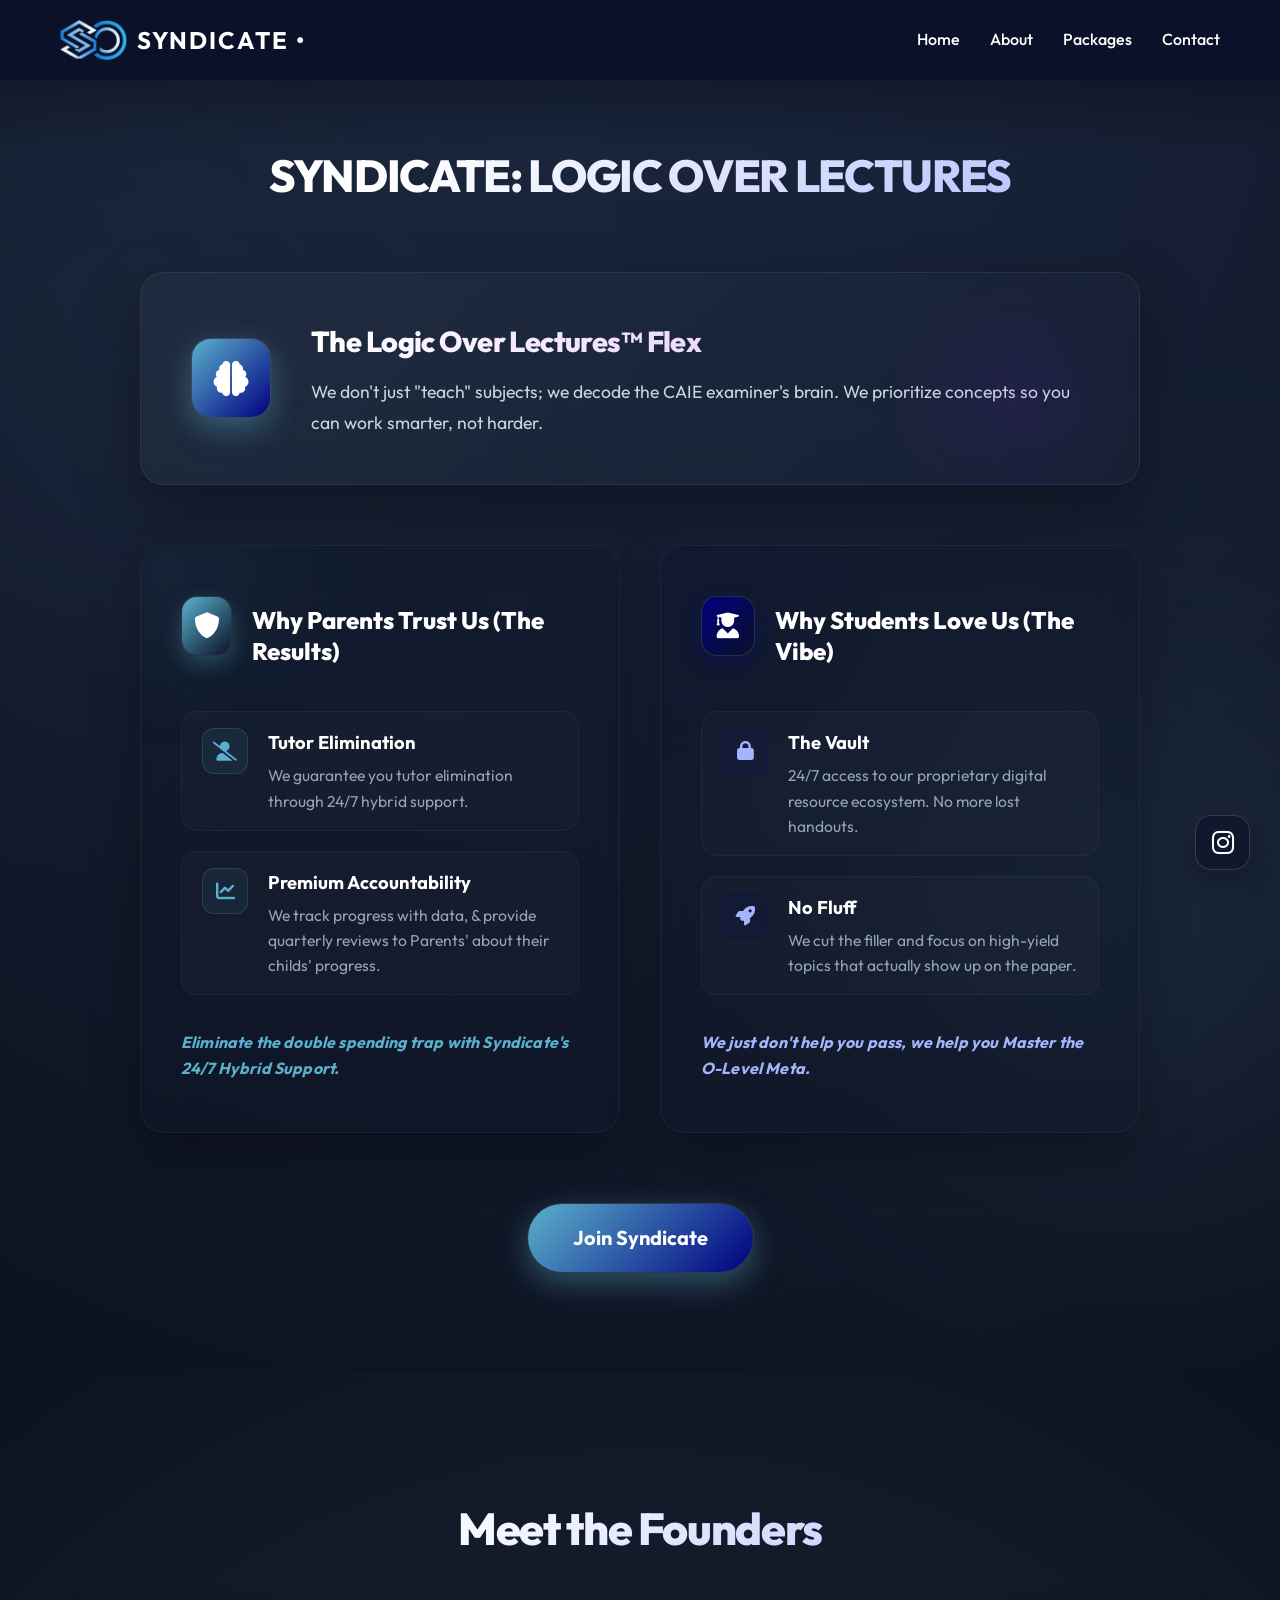
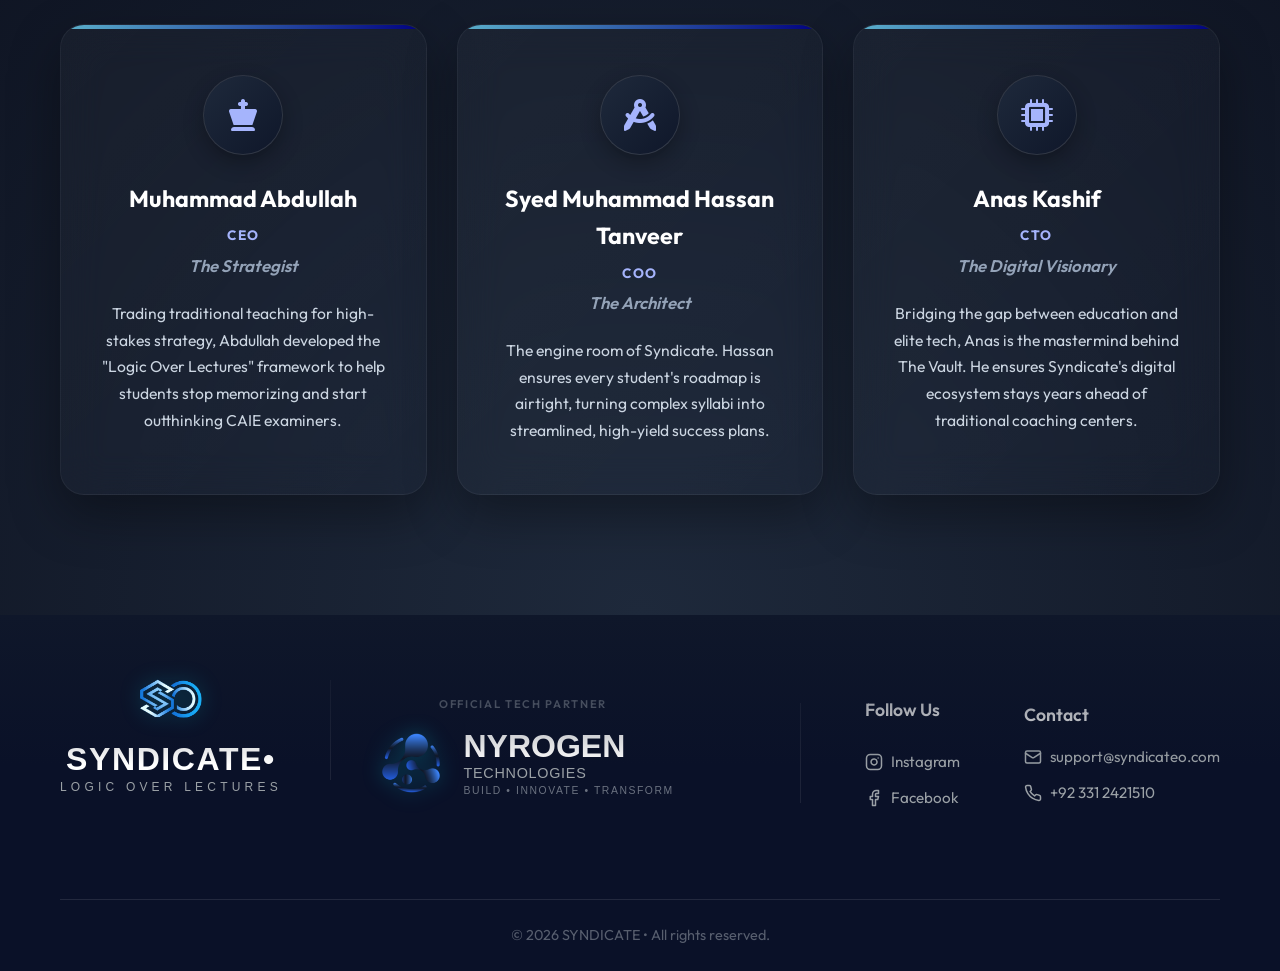
<file: about.html>
<!DOCTYPE html>
<html lang="en">

<head>
    <meta charset="UTF-8">
    <meta name="viewport" content="width=device-width, initial-scale=1.0">
    <title>About Syndicate | O-Level Coaching & Tutoring</title>

    <!-- Primary Meta Tags -->
    <meta name="description"
        content="Learn how Syndicate delivers CAIE O-Level tutoring in Karachi our teaching approach, tutors, and why 'Logic over Lectures' works.">

    <meta name="robots" content="index, follow">
    <meta name="googlebot" content="index, follow">
    <link rel="canonical" href="https://syndicateo.com/pages/about.html">

    <!-- Open Graph / Facebook -->
    <meta property="og:type" content="website">
    <meta property="og:url" content="https://syndicateo.com/pages/about.html">
    <meta property="og:title" content="About Syndicate | O-Level Coaching & Tutoring">
    <meta property="og:description"
        content="Learn how Syndicate delivers CAIE O-Level tutoring in Karachi our teaching approach, tutors, and why 'Logic over Lectures' works.">
    <meta property="og:image" content="https://syndicateo.com/LOGO.png">
    <meta property="og:site_name" content="Syndicate">

    <!-- Twitter -->
    <meta name="twitter:card" content="summary_large_image">
    <meta name="twitter:url" content="https://syndicateo.com/pages/about.html">
    <meta name="twitter:title" content="About Syndicate | O-Level Coaching & Tutoring">
    <meta name="twitter:description"
        content="Learn how Syndicate delivers CAIE O-Level tutoring in Karachi our teaching approach, tutors, and why 'Logic over Lectures' works.">
    <meta name="twitter:image" content="https://syndicateo.com/LOGO.png">

    <!-- Structured Data (JSON-LD) -->
    <script type="application/ld+json">
    {
      "@context": "https://schema.org",
      "@graph": [
        {
          "@type": "AboutPage",
          "@id": "https://syndicateo.com/pages/about.html/#webpage",
          "url": "https://syndicateo.com/pages/about.html",
          "name": "About Us | Syndicate • Logic Over Lectures",
          "description": "Meet the founders of Syndicate and discover our core approach of Logic Over Lectures and tutor elimination."
        },
        {
          "@type": "EducationalOrganization",
          "@id": "https://syndicateo.com/#organization",
          "name": "Syndicate •",
          "description": "O-Level Coaching & Tutoring",
          "url": "https://syndicateo.com/",
          "logo": "https://syndicateo.com/LOGO.png",
          "email": "support@syndicateo.com",
          "sameAs": [
            "https://www.instagram.com/syndicate.khi",
            "https://web.facebook.com/people/Syndicate-/61588186680313/"
          ],
          "address": {
            "@type": "PostalAddress",
            "streetAddress": "Gulshan e Iqbal",
            "addressLocality": "Karachi",
            "addressCountry": "Pakistan"
          },
          "founder": [
            {
              "@type": "Person",
              "name": "Muhammad Abdullah",
              "jobTitle": "CEO"
            },
            {
              "@type": "Person",
              "name": "Syed Muhammad Hassan Tanveer",
              "jobTitle": "COO"
            },
            {
              "@type": "Person",
              "name": "Anas Kashif",
              "jobTitle": "CTO"
            }
          ]
        }
      ]
    }
    </script>

    <link rel="preconnect" href="https://fonts.googleapis.com">
    <link rel="preconnect" href="https://fonts.gstatic.com" crossorigin>
    <link href="https://fonts.googleapis.com/css2?family=Outfit:wght@300;400;500;600;700&display=swap" rel="stylesheet">
    <link rel="stylesheet" href="https://cdnjs.cloudflare.com/ajax/libs/font-awesome/6.0.0/css/all.min.css"
        integrity="sha512-9usAa10IRO0HhonpyAIVpjrylPvoDwiPUiKdWk5t3PyolY1cOd4DSE0Ga+ri4AuTroPR5aQvXU9xC6qOPnzFeg=="
        crossorigin="anonymous" referrerpolicy="no-referrer" />
    <link rel="stylesheet" href="styles.css?v=2.9">
    <link rel="shortcut icon" href="favicon.ico" type="image/x-icon">
</head>

<body>
    <header class="header">
        <div class="navbar-wrapper">
            <nav class="navbar">
                <div class="logo">
                    <img src="logo_without_bg_only_SO.png" alt="Syndicate Logo" class="logo-img">
                    <span>SYNDICATE •</span>
                </div>
                <ul class="nav-links">
                    <li><a href="index.html">Home</a></li>
                    <li><a href="about.html">About</a></li>
                    <li><a href="packages.html">Packages</a></li>
                    <li><a href="contact.html">Contact</a></li>
                </ul>
                <div class="hamburger">
                    <span></span>
                    <span></span>
                    <span></span>
                </div>
            </nav>
        </div>
    </header>

    <section id="about" class="section about-page-section">
        <div class="glow-sphere sphere-1"></div>
        <div class="glow-sphere sphere-2"></div>
        <div class="container">
            <h1 class="section-title">SYNDICATE: LOGIC OVER LECTURES</h1>

            <div class="about-page-content">
                <!-- Main Feature: Logic over Lectures flex -->
                <div class="about-feature primary-showcase">
                    <div class="feature-icon-wrapper">
                        <div class="feature-icon"><i class="fas fa-brain"></i></div>
                    </div>
                    <div class="feature-content">
                        <h2>The Logic Over Lectures™ Flex</h2>
                        <p>We don't just "teach" subjects; we decode the CAIE examiner's brain. We prioritize
                            concepts so you can work smarter, not harder.
                        </p>
                    </div>
                </div>

                <!-- Split Cards: Parents vs Students -->
                <div class="about-split-grid">
                    <!-- Parent trust card (Gold accent) -->
                    <div class="about-card brand-card gold-theme">
                        <div class="card-glow"></div>
                        <div class="card-header">
                            <div class="card-icon"><i class="fas fa-shield-alt"></i></div>
                            <h2>Why Parents Trust Us (The Results)</h2>
                        </div>
                        <div class="vibe-list">
                            <div class="vibe-item">
                                <div class="vibe-icon"><i class="fas fa-user-slash"></i></div>
                                <div class="vibe-text">
                                    <h3>Tutor Elimination</h3>
                                    <p>We guarantee you tutor elimination through 24/7 hybrid support.</p>
                                </div>
                            </div>
                            <div class="vibe-item">
                                <div class="vibe-icon"><i class="fas fa-chart-line"></i></div>
                                <div class="vibe-text">
                                    <h3>Premium Accountability</h3>
                                    <p>We track progress with data, & provide quarterly reviews to Parents'
                                        about their childs' progress.
                                    </p>
                                </div>
                            </div>
                        </div>
                        <p class="feature-tagline">Eliminate the double spending trap with Syndicate's 24/7 Hybrid
                            Support.
                        </p>
                    </div>

                    <!-- Student vibe card (Purple/Cyan theme) -->
                    <div class="about-card brand-card purple-theme">
                        <div class="card-glow"></div>
                        <div class="card-header">
                            <div class="card-icon"><i class="fas fa-user-graduate"></i></div>
                            <h2>Why Students Love Us (The Vibe)</h2>
                        </div>
                        <div class="vibe-list">
                            <div class="vibe-item">
                                <div class="vibe-icon"><i class="fas fa-lock"></i></div>
                                <div class="vibe-text">
                                    <h3>The Vault</h3>
                                    <p>24/7 access to our proprietary digital resource ecosystem. No more lost
                                        handouts.</p>
                                </div>
                            </div>
                            <div class="vibe-item">
                                <div class="vibe-icon"><i class="fas fa-rocket"></i></div>
                                <div class="vibe-text">
                                    <h3>No Fluff</h3>
                                    <p>We cut the filler and focus on high-yield topics that actually show up on the
                                        paper.</p>
                                </div>
                            </div>
                        </div>
                        <p class="feature-tagline">We just don't help you pass, we help you Master the
                            O-Level Meta.
                        </p>
                    </div>
                </div>

                <!-- Call to action block -->
                <div class="about-cta-container">
                    <a href="packages.html" class="cta-pulse-button">Join Syndicate</a>
                </div>
            </div>
        </div>
    </section>

    <section id="founders" class="section founders-section">
        <div class="container">
            <h2 class="section-title">Meet the Founders</h2>
            <div class="founders-grid">
                <div class="founder-card">
                    <div class="founder-icon"><i class="fas fa-chess-king"></i></div>
                    <h3>Muhammad Abdullah</h3>
                    <p class="founder-role">CEO</p>
                    <p class="founder-title">The Strategist</p>
                    <p class="founder-desc">Trading traditional teaching for high-stakes strategy, Abdullah developed
                        the "Logic Over Lectures" framework to help students stop memorizing and start outthinking CAIE
                        examiners.</p>
                </div>
                <div class="founder-card">
                    <div class="founder-icon"><i class="fas fa-drafting-compass"></i></div>
                    <h3>Syed Muhammad Hassan Tanveer</h3>
                    <p class="founder-role">COO</p>
                    <p class="founder-title">The Architect</p>
                    <p class="founder-desc">The engine room of Syndicate. Hassan ensures every student's roadmap is
                        airtight, turning complex syllabi into streamlined, high-yield success plans.</p>
                </div>
                <div class="founder-card">
                    <div class="founder-icon"><i class="fas fa-microchip"></i></div>
                    <h3>Anas Kashif</h3>
                    <p class="founder-role">CTO</p>
                    <p class="founder-title">The Digital Visionary</p>
                    <p class="founder-desc">Bridging the gap between education and elite tech, Anas is the mastermind
                        behind The Vault. He ensures Syndicate's digital ecosystem stays years ahead of traditional
                        coaching centers.</p>
                </div>
            </div>
        </div>
    </section>

    <footer class="lms-footer" style="background: var(--color-brand-navy); width: 100%; margin-top: auto;">
      <div class="container" style="max-width: 1200px; margin: 0 auto; padding: 0 20px;">
        <div class="footer-content" style="display: flex; flex-wrap: wrap; justify-content: space-between; gap: 40px; padding: 48px 0; border-top: 1px solid rgba(255, 255, 255, 0.08);">
          
          <div class="footer-logo" style="flex: 1 1 auto; display: flex; align-items: center; gap: 48px; flex-wrap: wrap;">
            
            <!-- Syndicate Logo Block -->
            <div class="syndicate-block" style="display: flex; flex-direction: column; gap: 12px; align-items: center; width: fit-content;">
              <img src="syndicate-logo.png" alt="Syndicate Logo" style="height: 64px; width: auto; filter: drop-shadow(0 0 10px rgba(0, 229, 255, 0.25));" />
              <div style="display: flex; flex-direction: column; gap: 6px; align-items: center;">
                <span style="font-family: 'Montserrat', sans-serif; font-weight: 800; font-size: 2rem; color: #ffffff; text-transform: uppercase; line-height: 1; letter-spacing: 0.05em; text-align: center;">
                  SYNDICATE•
                </span>
                <span style="font-family: 'Montserrat', sans-serif; font-weight: 300; font-size: 0.75rem; color: #9ba1a6; text-transform: uppercase; letter-spacing: 0.35em; line-height: 1; text-align: center;">
                  LOGIC OVER LECTURES
                </span>
              </div>
            </div>

            <!-- Vertical Separator -->
            <div class="desktop-only" style="width: 1px; height: 100px; background: rgba(255, 255, 255, 0.08); display: block;"></div>

            <!-- Nyrogen Logo Block -->
            <div class="nyrogen-block" style="display: flex; flex-direction: column; align-items: flex-start; margin-top: 32px;">
              <span style="font-size: 0.7rem; color: #6b7280; text-transform: uppercase; letter-spacing: 0.15em; font-weight: 600; margin-left: 60px; margin-bottom: 16px;">
                Official Tech Partner
              </span>
              <a href="https://www.nyrogentechnologies.com" target="_blank" rel="noopener noreferrer" style="display: flex; align-items: center; gap: 20px; text-decoration: none;">
                <img src="nyrogen-logo.png" alt="Nyrogen Logo" style="height: 64px; width: auto; filter: drop-shadow(0 0 10px rgba(0, 229, 255, 0.25));" />
                <div style="display: flex; flex-direction: column; gap: 4px;">
                  <span style="font-family: 'Montserrat', sans-serif; font-weight: 800; font-size: 2rem; color: #ffffff; text-transform: uppercase; line-height: 1;">
                    NYROGEN
                  </span>
                  <span style="font-family: 'Montserrat', sans-serif; font-weight: 400; font-size: 0.9rem; color: #9ba1a6; text-transform: uppercase; line-height: 1; letter-spacing: 0.05em;">
                    TECHNOLOGIES
                  </span>
                  <span style="font-family: 'Montserrat', sans-serif; font-weight: 300; font-size: 0.65rem; color: #6b7280; text-transform: uppercase; line-height: 1; letter-spacing: 0.15em; margin-top: 2px;">
                    Build • Innovate • Transform
                  </span>
                </div>
              </a>
            </div>

          </div>

          <div class="footer-info" style="display: flex; gap: 64px; flex-wrap: wrap; margin-top: 32px; align-items: center;">
            
            <!-- Vertical Separator -->
            <div class="desktop-only" style="width: 1px; height: 100px; background: rgba(255, 255, 255, 0.08); display: block;"></div>

            <div class="footer-socials">
              <h4 style="font-size: 1.1rem; margin-bottom: 16px; color: #ffffff;">Follow Us</h4>
              <div style="display: flex; flex-direction: column; gap: 12px;">
                <a href="https://www.instagram.com/syndicate.khi" target="_blank" rel="noopener noreferrer" style="color: #9ba1a6; text-decoration: none; display: flex; align-items: center; gap: 8px; font-size: 0.95rem;">
                  <svg xmlns="http://www.w3.org/2000/svg" width="18" height="18" viewBox="0 0 24 24" fill="none" stroke="currentColor" stroke-width="2" stroke-linecap="round" stroke-linejoin="round"><rect width="20" height="20" x="2" y="2" rx="5" ry="5"/><path d="M16 11.37A4 4 0 1 1 12.63 8 4 4 0 0 1 16 11.37z"/><line x1="17.5" x2="17.51" y1="6.5" y2="6.5"/></svg>
                  Instagram
                </a>
                <a href="https://web.facebook.com/people/Syndicate-/61588186680313/" target="_blank" rel="noopener noreferrer" style="color: #9ba1a6; text-decoration: none; display: flex; align-items: center; gap: 8px; font-size: 0.95rem;">
                  <svg xmlns="http://www.w3.org/2000/svg" width="18" height="18" viewBox="0 0 24 24" fill="none" stroke="currentColor" stroke-width="2" stroke-linecap="round" stroke-linejoin="round"><path d="M18 2h-3a5 5 0 0 0-5 5v3H7v4h3v8h4v-8h3l1-4h-4V7a1 1 0 0 1 1-1h3z"/></svg>
                  Facebook
                </a>
              </div>
            </div>

            <div class="footer-emails" style="display: flex; flex-direction: column; gap: 12px;">
              <h4 style="font-size: 1.1rem; margin-bottom: 4px; color: #ffffff;">Contact</h4>
              <a href="mailto:support@syndicateo.com" style="color: #9ba1a6; text-decoration: none; display: flex; align-items: center; gap: 8px; font-size: 0.95rem;">
                <svg xmlns="http://www.w3.org/2000/svg" width="18" height="18" viewBox="0 0 24 24" fill="none" stroke="currentColor" stroke-width="2" stroke-linecap="round" stroke-linejoin="round"><rect width="20" height="16" x="2" y="4" rx="2"/><path d="m22 7-8.97 5.7a1.94 1.94 0 0 1-2.06 0L2 7"/></svg>
                support@syndicateo.com
              </a>
              <a href="https://wa.me/923312421510" target="_blank" rel="noopener noreferrer" style="color: #9ba1a6; text-decoration: none; display: flex; align-items: center; gap: 8px; font-size: 0.95rem;">
                <svg xmlns="http://www.w3.org/2000/svg" width="18" height="18" viewBox="0 0 24 24" fill="none" stroke="currentColor" stroke-width="2" stroke-linecap="round" stroke-linejoin="round"><path d="M22 16.92v3a2 2 0 0 1-2.18 2 19.79 19.79 0 0 1-8.63-3.07 19.5 19.5 0 0 1-6-6 19.79 19.79 0 0 1-3.07-8.67A2 2 0 0 1 4.11 2h3a2 2 0 0 1 2 1.72 12.84 12.84 0 0 0 .7 2.81 2 2 0 0 1-.45 2.11L8.09 9.91a16 16 0 0 0 6 6l1.27-1.27a2 2 0 0 1 2.11-.45 12.84 12.84 0 0 0 2.81.7A2 2 0 0 1 22 16.92z"/></svg>
                +92 331 2421510
              </a>
            </div>
          </div>

        </div>

        <div class="footer-bottom" style="padding: 24px 0; text-align: center; color: #6b7280; font-size: 0.85rem;">
          <p style="margin: 0;">
            &copy; <span id="current-year"></span> SYNDICATE • All rights reserved.
          </p>
        </div>
      </div>
    </footer>

    <a href="https://www.instagram.com/syndicate.khi" target="_blank" class="instagram-btn">
        <i class="fab fa-instagram"></i>
    </a>

    <script src="../script.js?v=2.1"></script>
</body>

</html>
</file>
<file: styles.css>
:root {
    --color-slate-grey: #708090;
    --color-navy-blue: #000080;
    --color-brand-navy: #0a1128;
    --color-matte-black: #1a1a1a;
    /* Adjusted for matte look */
    --color-gold: #5bb1cc;
    --color-silver: #C0C0C0;
    --color-white: #ffffff;
    --color-light-grey: #f4f4f4;
    --font-primary: 'Outfit', sans-serif;
}

* {
    margin: 0;
    padding: 0;
    box-sizing: border-box;
}

body {
    font-family: var(--font-primary);
    line-height: 1.6;
    background-color: var(--color-light-grey);
    color: var(--color-matte-black);
}

.container {
    max-width: 1200px;
    margin: 0 auto;
    padding: 0 20px;
}

.relative-container {
    position: relative;
}

.section {
    padding: 80px 0;
}

.section-title {
    text-align: center;
    font-size: 2.5rem;
    margin-bottom: 40px;
    font-weight: 700;
    color: var(--color-matte-black);
}

/* Header & Nav */
.header {
    background-color: var(--color-brand-navy);
    color: var(--color-white);
}

.navbar {
    display: flex;
    justify-content: space-between;
    align-items: center;
    padding: 20px;
    max-width: 1200px;
    margin: 0 auto;
}

.navbar-wrapper {
    position: fixed;
    top: 0;
    left: 0;
    width: 100%;
    background-color: var(--color-brand-navy);
    z-index: 1000;
}

.navbar-wrapper .navbar {
    position: relative;
}

.logo {
    display: flex;
    align-items: center;
    gap: 10px;
    font-size: 1.5rem;
    font-weight: 700;
    letter-spacing: 2px;
}

.logo-img {
    height: 40px;
    width: auto;
}

.nav-links {
    list-style: none;
    display: flex;
    gap: 30px;
}

.nav-links a {
    text-decoration: none;
    color: var(--color-white);
    font-weight: 500;
    transition: color 0.3s;
}

.nav-links a:hover {
    color: var(--color-gold);
}

.hamburger {
    display: none;
    flex-direction: column;
    cursor: pointer;
    gap: 5px;
}

.hamburger span {
    width: 25px;
    height: 3px;
    background-color: var(--color-white);
}

/* Hero Section */
.hero {
    min-height: 100vh;
    padding: 100px 20px 40px;
    display: flex;
    justify-content: center;
    align-items: center;
    text-align: center;
    background: radial-gradient(circle at 50% 0%, #1a263e 0%, #0b0f1a 100%);
    position: relative;
    overflow: hidden;
    border-top: 1px solid #00e5ff;
    color: #f5f7fa;
}

.hero-grid-overlay {
    position: absolute;
    top: -32px;
    left: -32px;
    width: calc(100% + 64px);
    height: calc(100% + 64px);
    background-size: 32px 32px;
    background-image: 
        linear-gradient(to right, #2a3650 1px, transparent 1px),
        linear-gradient(to bottom, #2a3650 1px, transparent 1px);
    opacity: 0.4;
    -webkit-mask-image: linear-gradient(to bottom, black 70%, transparent 100%);
    mask-image: linear-gradient(to bottom, black 70%, transparent 100%);
    animation: gridDrift 20s linear infinite;
    z-index: 0;
    pointer-events: none;
}

@keyframes gridDrift {
    0% { transform: translate(0, 0); }
    100% { transform: translate(32px, 32px); }
}

.hero-content {
    max-width: 900px;
    position: relative;
    z-index: 1;
    display: flex;
    flex-direction: column;
    align-items: center;
    width: 100%;
}

.hero-badge {
    display: inline-flex;
    align-items: center;
    gap: 10px;
    padding: 8px 18px;
    border: 1px solid rgba(0, 229, 255, 0.5);
    border-radius: 9999px;
    color: #00e5ff;
    font-size: clamp(0.85rem, 2vw, 1rem);
    font-weight: 500;
    margin-bottom: 24px;
    box-shadow: 0 0 10px rgba(0, 229, 255, 0.1);
}

.hero-badge-dot {
    width: 8px;
    height: 8px;
    background-color: #00e5ff;
    border-radius: 50%;
    box-shadow: 0 0 6px #00e5ff;
}

.hero-content h1 {
    font-size: clamp(3rem, 8vw, 84px);
    font-weight: 700;
    color: #f5f7fa;
    line-height: 1.1;
    margin-bottom: 8px;
    letter-spacing: -0.5px;
}

.hero-tagline {
    font-size: clamp(1.4rem, 4vw, 32px);
    font-weight: 500;
    color: #b0bbd1;
    margin-bottom: 32px;
    letter-spacing: -0.2px;
}

.hero-subhead {
    font-size: clamp(1rem, 2vw, 1.25rem);
    color: #8b96ab;
    line-height: 1.6;
    margin-bottom: 40px;
    max-width: 700px;
}

.hero-buttons {
    display: flex;
    gap: 16px;
    margin-bottom: 48px;
    flex-wrap: wrap;
    justify-content: center;
}

.hero-btn-primary {
    display: inline-flex;
    align-items: center;
    justify-content: center;
    padding: 12px 24px;
    background-color: #f5f7fa;
    color: #0b0f1a;
    font-weight: 600;
    text-decoration: none;
    border-radius: 6px;
    transition: transform 0.2s;
}

.hero-btn-primary:hover {
    transform: translateY(-2px);
}

.hero-btn-secondary {
    display: inline-flex;
    align-items: center;
    justify-content: center;
    padding: 12px 24px;
    background-color: transparent;
    color: #e2e8f0;
    font-weight: 500;
    text-decoration: none;
    border-radius: 6px;
    border: 1px solid rgba(0, 229, 255, 0.4);
    transition: all 0.3s ease;
}

.hero-btn-secondary:hover {
    border-color: #00e5ff;
    box-shadow: 0 0 15px rgba(0, 229, 255, 0.2);
    color: #ffffff;
}

.hero-divider {
    width: 100%;
    height: 1px;
    background-color: #1a2233;
    border: none;
    margin-bottom: 32px;
}

.hero-stats {
    display: flex;
    gap: 48px;
    justify-content: center;
    flex-wrap: wrap;
}

.hero-stat-item {
    display: flex;
    flex-direction: column;
    align-items: center;
    gap: 4px;
}

.hero-stat-value {
    font-size: 1.5rem;
    font-weight: 700;
    color: #f5f7fa;
}

.hero-stat-label {
    font-size: 0.85rem;
    color: #8b96ab;
    text-transform: uppercase;
    letter-spacing: 0.5px;
}

/* Animations */
.hero-badge, .hero-content h1, .hero-subhead, .hero-buttons, .hero-divider, .hero-stats {
    opacity: 0;
    transform: translateY(20px);
    animation: fadeSlideUp 0.6s cubic-bezier(0.16, 1, 0.3, 1) forwards;
}

.hero-badge { animation-delay: 0.1s; }
.hero-content h1 { animation-delay: 0.2s; }
.hero-subhead { animation-delay: 0.3s; }
.hero-buttons { animation-delay: 0.4s; }
.hero-divider { animation-delay: 0.5s; }
.hero-stats { animation-delay: 0.6s; }

@keyframes fadeSlideUp {
    to { opacity: 1; transform: translateY(0); }
}

.cta-button {
    display: inline-block;
    padding: 12px 30px;
    background-color: var(--color-gold);
    color: var(--color-matte-black);
    text-decoration: none;
    font-weight: 600;
    border-radius: 5px;
    transition: all 0.3s, background-color 0.3s;
    background-clip: padding-box;
    transform: translateZ(0);
    -webkit-transform: translateZ(0);
}

.cta-button:hover {
    transform: translateY(-3px);
    background-color: #1a67df;
    color: white;
}

/* About Page CTA Buttons Custom Color */
.about-cta .cta-button {
    background: linear-gradient(135deg, var(--color-gold) 0%, var(--color-navy-blue) 100%);
    color: var(--color-white);
}

.about-cta .cta-button:hover {
    background: linear-gradient(135deg, #7cd0ea 0%, #0000a0 100%);
    box-shadow: 0 0 20px rgba(91, 177, 204, 0.5);
    color: var(--color-white);
}

/* About Section */
.about-section {
    background-color: var(--color-white);
}

.about-content {
    text-align: center;
    max-width: 800px;
    margin: 0 auto;
}

.about-content p {
    margin-bottom: 15px;
    font-size: 1.1rem;
}

/* Subjects Section */
.subjects-section {
    background: linear-gradient(135deg, #141E30 0%, #0F172A 100%);
    padding: 100px 0;
}

.subjects-section .section-title {
    color: var(--color-white);
    margin-bottom: 60px;
}

.subjects-grid {
    display: grid;
    grid-template-columns: repeat(auto-fit, minmax(280px, 1fr));
    gap: 30px;
}

.subject-card {
    background: linear-gradient(145deg, #ffffff 0%, #f8f8f8 100%);
    padding: 40px 30px;
    text-align: center;
    border-radius: 20px;
    box-shadow: 0 10px 30px rgba(0, 0, 0, 0.3);
    transition: transform 0.4s ease, box-shadow 0.4s ease;
    position: relative;
    overflow: hidden;
}

.subject-card::before {
    content: '';
    position: absolute;
    top: 0;
    left: 0;
    width: 100%;
    height: 4px;
    background: linear-gradient(90deg, var(--color-gold), var(--color-navy-blue));
}

.subject-card:hover {
    transform: translateY(-10px) scale(1.02);
    box-shadow: 0 20px 40px rgba(0, 0, 0, 0.4);
}

.subject-icon {
    width: 80px;
    height: 80px;
    margin: 0 auto 20px;
    background: linear-gradient(135deg, var(--color-navy-blue) 0%, #000060 100%);
    border-radius: 50%;
    display: flex;
    align-items: center;
    justify-content: center;
    font-size: 2rem;
    color: var(--color-white);
    box-shadow: 0 8px 20px rgba(0, 0, 128, 0.3);
    transition: transform 0.3s ease, box-shadow 0.3s ease;
}

.subject-card:hover .subject-icon {
    transform: scale(1.1) rotate(5deg);
    box-shadow: 0 12px 25px rgba(0, 0, 128, 0.4);
    background: linear-gradient(135deg, var(--color-gold) 0%, #2778f1 100%);
}

.subject-card h3 {
    font-size: 1.4rem;
    font-weight: 700;
    color: var(--color-matte-black);
    margin-bottom: 10px;
    transition: color 0.3s ease;
}

.subject-card:hover h3 {
    color: var(--color-navy-blue);
}

.subject-card p {
    font-size: 0.95rem;
    color: var(--color-slate-grey);
    line-height: 1.5;
}

.subject-code {
    font-size: 0.9rem;
    font-weight: 600;
    color: var(--color-navy-blue);
    margin-top: 8px;
    padding: 5px 12px;
    background-color: rgba(0, 0, 128, 0.1);
    border-radius: 20px;
    display: inline-block;
}

/* Early Bird Registration Section */
.early-bird-section {
    background: linear-gradient(135deg, #141E30 0%, #0F172A 100%);
    padding: 100px 0;
    overflow: hidden;
}

.early-bird-section .section-title {
    color: var(--color-white);
    margin-bottom: 50px;
}

.early-bird-card {
    max-width: 700px;
    margin: 0 auto;
    background: radial-gradient(circle at 50% 0%, #1e2740 0%, #141a2c 100%);
    padding: 50px 40px;
    border-radius: 25px;
    text-align: center;
    box-shadow: inset 0 0 0 1px rgba(0, 229, 255, 0.15), inset 0 1px 0 rgba(0, 229, 255, 0.4), 0 20px 50px rgba(0, 0, 0, 0.4);
    position: relative;
    overflow: hidden;
    transition: transform 0.25s ease, box-shadow 0.25s ease;
}

.early-bird-card:hover {
    transform: translateY(-4px);
    box-shadow: inset 0 0 0 1px rgba(0, 229, 255, 0.25), inset 0 1px 0 rgba(0, 229, 255, 0.6), 0 25px 60px rgba(0, 0, 0, 0.5);
}

.early-bird-card::before {
    display: none;
}

.early-bird-icon {
    width: 90px;
    height: 90px;
    margin: 0 auto 25px;
    background: rgba(255, 255, 255, 0.05);
    border: 1px solid rgba(255, 255, 255, 0.2);
    border-radius: 50%;
    display: flex;
    align-items: center;
    justify-content: center;
    font-size: 2.5rem;
    color: #f5f7fa;
    box-shadow: 0 15px 30px rgba(0, 0, 0, 0.6), 0 0 15px rgba(255, 255, 255, 0.1);
    background-clip: padding-box;
    transform: translateY(-5px);
    transition: transform 0.3s cubic-bezier(0.175, 0.885, 0.32, 1.275);
    animation: float-icon 4s ease-in-out infinite;
}

@keyframes float-icon {
    0% { 
        transform: translateY(-5px); 
        box-shadow: 0 15px 30px rgba(0, 0, 0, 0.6), 0 0 15px rgba(255, 255, 255, 0.1); 
    }
    50% { 
        transform: translateY(-15px); 
        box-shadow: 0 25px 40px rgba(0, 0, 0, 0.8), 0 0 25px rgba(255, 255, 255, 0.25); 
    }
    100% { 
        transform: translateY(-5px); 
        box-shadow: 0 15px 30px rgba(0, 0, 0, 0.6), 0 0 15px rgba(255, 255, 255, 0.1); 
    }
}

.early-bird-card h3 {
    font-size: 1.8rem;
    font-weight: 700;
    color: #f5f7fa;
    margin-bottom: 20px;
}

.early-bird-desc {
    font-size: 1.1rem;
    color: #8b96ab;
    line-height: 1.8;
    margin-bottom: 30px;
}

.early-bird-features {
    list-style: none;
    text-align: left;
    max-width: 350px;
    margin: 0 auto 30px;
}

.early-bird-features li {
    font-size: 1.05rem;
    color: #8b96ab;
    padding: 10px 0;
    display: flex;
    align-items: center;
    gap: 12px;
}

.early-bird-features li i {
    color: #00e5ff;
    font-size: 1.1rem;
    text-shadow: 0 0 8px rgba(0, 229, 255, 0.4);
}

.early-bird-price {
    font-size: 2.2rem;
    font-weight: 700;
    color: #f5f7fa;
    margin-bottom: 25px;
}

.early-bird-price span {
    font-size: 1rem;
    font-weight: 400;
    color: #8b96ab;
}

.early-bird-card .cta-button {
    background: #00e5ff;
    color: #0b0f1a;
    padding: 15px 40px;
    font-size: 1.1rem;
    font-weight: 600;
    border-radius: 6px !important;
    border: none !important;
    box-shadow: 0 12px 24px rgba(0, 0, 0, 0.5), 0 0 15px rgba(0, 229, 255, 0.2);
    transform: translateY(-2px);
    transition: transform 0.2s cubic-bezier(0.175, 0.885, 0.32, 1.275), box-shadow 0.2s;
    display: inline-flex;
    justify-content: center;
    align-items: center;
    margin: 0 auto;
}

.early-bird-card .cta-button:hover {
    transform: translateY(-6px);
    background: #33ebff;
    box-shadow: 0 18px 36px rgba(0, 0, 0, 0.6), 0 0 20px rgba(0, 229, 255, 0.3);
}

@media (max-width: 768px) {
    .early-bird-card {
        padding: 40px 25px;
    }

    .early-bird-card h3 {
        font-size: 1.5rem;
    }

    .early-bird-price {
        font-size: 1.8rem;
    }
}

/* Responsive */
@media (max-width: 768px) {
    .nav-links {
        display: none;
        flex-direction: column;
        position: absolute;
        top: 70px;
        left: 0;
        width: 100%;
        background-color: var(--color-brand-navy);
        text-align: center;
        padding: 20px 0;
        gap: 0;
    }

    .nav-links.mobile-active {
        display: flex;
    }

    .nav-links li {
        padding: 15px 0;
    }

    .hamburger {
        display: flex;
    }

    .hero-content h1 {
        font-size: 3.2rem;
    }

    .hero-content h2 {
        font-size: 1.6rem;
    }
}

/* Pricing Section */
.pricing-section {
    background: radial-gradient(circle at 50% 0%, #1a263e 0%, #0d1220 100%);
    position: relative;
    overflow: hidden;
}

.pricing-section .section-title {
    color: var(--color-white);
}

.pricing-grid {
    display: grid;
    grid-template-columns: repeat(4, 1fr);
    gap: 30px;
}

.pricing-grid .monopoly {
    grid-column: 2 / 4;
    max-width: 350px;
    margin: 0 auto;
    width: 100%;
}

@media (max-width: 1024px) {
    .pricing-grid {
        grid-template-columns: repeat(2, 1fr);
    }

    .pricing-grid .monopoly {
        grid-column: 1 / -1;
        max-width: 350px;
    }
}

@media (max-width: 600px) {
    .pricing-grid {
        grid-template-columns: 1fr;
    }

    .pricing-grid .monopoly {
        grid-column: 1;
        max-width: 100%;
    }
}

.pricing-card {
    padding: 40px 20px;
    border-radius: 15px;
    text-align: center;
    transition: transform 0.3s, box-shadow 0.3s;
    position: relative;
    overflow: hidden;
    display: flex;
    flex-direction: column;
    justify-content: space-between;
}

.pricing-card:hover {
    transform: translateY(-10px);
    box-shadow: 0 15px 30px rgba(0, 0, 0, 0.2);
}

.card-icon {
    font-size: 3rem;
    margin-bottom: 20px;
}

.pricing-card h3 {
    font-size: 1.5rem;
    margin-bottom: 10px;
    text-transform: uppercase;
    letter-spacing: 1px;
}

.pricing-card .tagline {
    font-style: italic;
    margin-bottom: 20px;
    font-size: 0.9rem;
    opacity: 0.8;
}

.pricing-card .price {
    font-size: 2rem;
    font-weight: 700;
    margin-bottom: 10px;
}

.pricing-card .details {
    margin-bottom: 30px;
    font-weight: 500;
}

.select-btn {
    display: inline-block;
    padding: 10px 25px;
    border-radius: 5px;
    text-decoration: none;
    font-weight: 600;
    margin-top: auto;
    transition: background-color 0.3s;
}

/* Specific Card Designs */
/* THE SOLO */
.solo {
    background-color: #5a5d52;
    color: var(--color-white);
    border: 2px solid var(--color-slate-grey);
}

.solo h3,
.solo .price {
    color: var(--color-white);
}

.solo .select-btn {
    background-color: var(--color-white);
    color: #5a5d52;
    font-weight: 600;
}

.solo .select-btn:hover {
    background-color: #f0f0f0;
}

/* THE ASSOCIATE */
.associate {
    background-color: #4c5e70;
    color: var(--color-white);
    border: 2px solid var(--color-silver);
}

.associate .select-btn {
    background-color: var(--color-white);
    color: #4c5e70;
}

.associate .select-btn:hover {
    background-color: #e0e0e0;
}

/* THE TRINITY */
.trinity {
    background-color: #243547;
    color: var(--color-white);
    border: 2px solid var(--color-gold);
    box-shadow: 0 0 15px rgba(91, 177, 204, 0.2);
}

.trinity .select-btn {
    background-color: var(--color-white);
    color: #243547;
}

.trinity .select-btn:hover {
    background-color: #e0e0e0;
}

/* THE EXECUTIVE */
.executive {
    background-color: #1c2430;
    color: var(--color-white);
    border: 1px solid var(--color-silver);
}

.executive .select-btn {
    background-color: var(--color-white);
    color: #1c2430;
}

.executive .select-btn:hover {
    background-color: #e0e0e0;
}

/* THE MONOPOLY */
.monopoly {
    background-color: var(--color-brand-navy);
    color: var(--color-white);
    border: 2px solid var(--color-white);
    box-shadow: 0 0 15px rgba(255, 255, 255, 0.2);
}

.monopoly .select-btn {
    background-color: var(--color-white);
    color: var(--color-brand-navy);
}

.monopoly .select-btn:hover {
    background-color: #e0e0e0;
}

/* Contact Section */
.contact-section {
    background: radial-gradient(circle at 50% 0%, #1a263e 0%, #0d1220 100%);
    position: relative;
    overflow: hidden;
}

.contact-section .section-title {
    color: var(--color-white);
}

.contact-form-wrapper {
    max-width: 600px;
    margin: 0 auto;
    background: rgba(255, 255, 255, 0.02);
    border: 1px solid rgba(255, 255, 255, 0.08);
    backdrop-filter: blur(16px);
    -webkit-backdrop-filter: blur(16px);
    padding: 50px 40px;
    border-radius: 24px;
    box-shadow: 0 20px 50px rgba(0, 0, 0, 0.4);
}

.contact-form .form-group {
    margin-bottom: 20px;
}

.contact-form input,
.contact-form textarea {
    width: 100%;
    padding: 16px 20px;
    border: 1px solid rgba(255, 255, 255, 0.15);
    border-radius: 12px;
    background: rgba(255, 255, 255, 0.05);
    color: var(--color-white);
    font-family: var(--font-primary);
    font-size: 1rem;
    transition: all 0.3s ease;
}

.contact-form input::placeholder,
.contact-form textarea::placeholder {
    color: var(--color-silver);
    opacity: 0.6;
}

.contact-form input:focus,
.contact-form textarea:focus {
    outline: none;
    border-color: var(--color-gold);
    background: rgba(255, 255, 255, 0.1);
    box-shadow: 0 0 10px rgba(91, 177, 204, 0.2);
}

.submit-btn {
    display: inline-block;
    width: 100%;
    padding: 16px;
    background: linear-gradient(135deg, var(--color-gold) 0%, var(--color-navy-blue) 100%);
    color: var(--color-white);
    border: none;
    border-radius: 12px;
    font-size: 1.1rem;
    font-weight: 600;
    cursor: pointer;
    transition: all 0.3s ease;
}

.submit-btn:hover {
    transform: translateY(-2px);
    box-shadow: 0 10px 25px rgba(0, 0, 128, 0.4);
}

.submit-btn:disabled {
    opacity: 0.7;
    cursor: not-allowed;
}

.form-result {
    margin-top: 20px;
    text-align: center;
}

.success-message {
    color: #28a745;
    font-weight: 500;
    padding: 15px;
    background-color: rgba(40, 167, 69, 0.1);
    border-radius: 5px;
}

.error-message {
    color: #dc3545;
    font-weight: 500;
    padding: 15px;
    background-color: rgba(220, 53, 69, 0.1);
    border-radius: 5px;
}

/* Footer style update */
.footer {
    background-color: var(--color-brand-navy);
    color: var(--color-white);
    padding: 50px 0 20px;
}

.footer-content {
    display: flex;
    justify-content: space-between;
    align-items: flex-start;
    flex-wrap: wrap;
    gap: 40px;
    margin-bottom: 40px;
}

.footer-logo {
    display: flex;
    align-items: center;
    gap: 20px;
}

.footer-logo img {
    height: 85px;
}

.footer-info {
    display: flex;
    gap: 60px;
    flex-wrap: wrap;
}

.footer-socials,
.footer-emails {
    display: flex;
    flex-direction: column;
    gap: 10px;
}

.footer-socials h4,
.footer-emails h4 {
    font-size: 1.1rem;
    font-weight: 600;
    color: var(--color-white);
    margin-bottom: 10px;
}

.footer-business-text {
    color: var(--color-white);
    opacity: 0.8;
    font-size: 0.95rem;
    line-height: 1.6;
    max-width: 250px;
    margin: 0;
}

.footer-socials a,
.footer-emails a {
    color: var(--color-white);
    text-decoration: none;
    display: flex;
    align-items: center;
    gap: 10px;
    transition: color 0.3s ease;
}

.footer-socials a:hover,
.footer-emails a:hover {
    color: var(--color-gold);
}

.footer-bottom {
    border-top: 1px solid rgba(255, 255, 255, 0.1);
    padding-top: 20px;
    text-align: center;
}

.footer-bottom p {
    font-size: 0.9rem;
    opacity: 0.8;
}

.nyrogen-link {
    color: var(--color-white);
    text-decoration: none;
    font-weight: 600;
    transition: color 0.3s ease;
}

.nyrogen-link:hover {
    color: var(--color-gold);
    text-decoration: underline;
}

@media (max-width: 768px) {
    .footer-content {
        flex-direction: column;
        align-items: center;
        text-align: center;
    }

    .footer-logo {
        flex-direction: column;
        text-align: center;
    }

    .footer-logo img {
        margin-bottom: 20px;
    }

    .footer-business-text {
        margin-bottom: 20px;
    }

    .footer-info {
        flex-direction: column;
        gap: 30px;
        align-items: center;
    }

    .footer-socials a,
    .footer-emails a {
        justify-content: center;
    }
}

/* Instagram Floating Button */
.instagram-btn {
    position: fixed;
    bottom: 30px;
    right: 30px;
    width: 55px;
    height: 55px;
    background: rgba(10, 17, 40, 0.6);
    backdrop-filter: blur(8px);
    -webkit-backdrop-filter: blur(8px);
    border: 1px solid rgba(255, 255, 255, 0.15);
    border-radius: 16px;
    display: flex;
    align-items: center;
    justify-content: center;
    color: var(--color-white);
    font-size: 1.6rem;
    text-decoration: none;
    box-shadow: 0 10px 25px rgba(0, 0, 0, 0.3), 0 0 15px rgba(225, 48, 108, 0.1);
    transition: all 0.4s cubic-bezier(0.175, 0.885, 0.32, 1.275);
    z-index: 1000;
    animation: floatBtn 4s ease-in-out infinite;
}

.instagram-btn:hover {
    transform: scale(1.1);
    background: linear-gradient(45deg, #f09433, #e6683c, #dc2743, #cc2366, #bc1888);
    border-color: rgba(255, 255, 255, 0.3);
    box-shadow: 0 15px 30px rgba(225, 48, 108, 0.5), 0 0 20px rgba(240, 148, 51, 0.3);
    color: #ffffff;
}

.instagram-btn i {
    transition: transform 0.4s ease;
}

.instagram-btn:hover i {
    transform: rotate(15deg) scale(1.1);
}

@keyframes floatBtn {
    0% {
        bottom: 30px;
    }

    50% {
        bottom: 36px;
    }

    100% {
        bottom: 30px;
    }
}

/* Welcome Modal */
.modal-overlay {
    position: fixed;
    top: 0;
    left: 0;
    width: 100%;
    height: 100%;
    background-color: rgba(0, 0, 0, 0.7);
    display: flex;
    justify-content: center;
    align-items: center;
    z-index: 2000;
    opacity: 1;
    transition: opacity 0.3s ease;
}

.modal-overlay.hidden {
    opacity: 0;
    pointer-events: none;
}

.modal-content {
    background: linear-gradient(135deg, var(--color-matte-black) 0%, #2a2a2a 100%);
    padding: 50px 60px;
    border-radius: 20px;
    text-align: center;
    position: relative;
    max-width: 500px;
    width: 90%;
    border: 2px solid var(--color-gold);
    box-shadow: 0 20px 60px rgba(0, 0, 0, 0.5), 0 0 30px rgba(91, 177, 204, 0.2);
    transform: scale(1);
    transition: transform 0.3s ease;
}

.modal-overlay.hidden .modal-content {
    transform: scale(0.9);
}

.welcome-modal-icon {
    width: 90px;
    height: 90px;
    margin: 0 auto 25px;
    background: linear-gradient(135deg, var(--color-gold) 0%, var(--color-navy-blue) 100%);
    border-radius: 50%;
    display: flex;
    align-items: center;
    justify-content: center;
    font-size: 2.5rem;
    color: var(--color-white);
    box-shadow: 0 10px 25px rgba(91, 177, 204, 0.4);
    animation: pulseWelcomeIcon 2s infinite alternate ease-in-out;
}

@keyframes pulseWelcomeIcon {
    0% {
        transform: scale(1);
        box-shadow: 0 10px 25px rgba(91, 177, 204, 0.4);
    }

    100% {
        transform: scale(1.06);
        box-shadow: 0 10px 35px rgba(91, 177, 204, 0.7), 0 0 15px rgba(91, 177, 204, 0.3);
    }
}

.modal-content h2 {
    color: var(--color-gold);
    font-size: 2rem;
    margin-bottom: 15px;
    font-weight: 700;
    letter-spacing: 2px;
}

.modal-content p {
    color: var(--color-white);
    font-size: 1.2rem;
    opacity: 0.9;
}

.modal-close {
    position: absolute;
    top: 15px;
    right: 20px;
    background: none;
    border: none;
    color: var(--color-white);
    font-size: 2rem;
    cursor: pointer;
    opacity: 0.7;
    transition: opacity 0.3s ease, color 0.3s ease;
}

.modal-close:hover {
    opacity: 1;
    color: var(--color-gold);
}

@media (max-width: 768px) {
    .modal-content {
        padding: 40px 30px;
    }

    .modal-content h2 {
        font-size: 1.5rem;
    }

    .modal-content p {
        font-size: 1rem;
    }
}

/* Testimonials Section */
.testimonials-section {
    background: radial-gradient(circle at 50% 0%, #101a35 0%, #050b18 100%);
    position: relative;
    overflow: hidden;
    padding: 80px 0;
}

.testimonials-section .section-title {
    color: var(--color-white);
    margin-bottom: 50px;
    background: linear-gradient(135deg, #ffffff 30%, #a5b4fc 100%);
    -webkit-background-clip: text;
    -webkit-text-fill-color: transparent;
    background-clip: text;
}

.testimonial-slider-container {
    position: relative;
    width: 100%;
    max-width: 800px;
    margin: 0 auto;
    overflow: hidden;
    z-index: 10;
    padding: 20px 0;
}

.testimonial-slider-wrapper {
    display: flex;
    width: 100%;
    transition: transform 0.6s cubic-bezier(0.25, 1, 0.5, 1);
}

.testimonial-slide {
    width: 100%;
    max-width: 100%;
    min-width: 100%;
    flex-shrink: 0;
    display: flex;
    justify-content: center;
    align-items: center;
    box-sizing: border-box;
    user-select: none;
}

.testimonial-card {
    width: calc(100% - 100px);
    /* Leave 50px gap on left & right for navigation chevrons */
    max-width: 680px;
    min-width: 0;
    background: rgba(15, 23, 42, 0.85);
    /* deep slate/navy, opaque glassmorphism */
    backdrop-filter: blur(16px);
    -webkit-backdrop-filter: blur(16px);
    border: 1px solid rgba(255, 255, 255, 0.08);
    border-radius: 24px;
    box-shadow: 0 20px 45px rgba(0, 0, 0, 0.5);
    padding: 35px 45px;
    position: relative;
    overflow: hidden;
    transition: all 0.3s cubic-bezier(0.25, 0.8, 0.25, 1);
}

.testimonial-card::before {
    content: '';
    position: absolute;
    top: 0;
    left: 0;
    width: 100%;
    height: 3px;
    background: linear-gradient(90deg, #5bb1cc, #0000ff);
    opacity: 0.25;
    transition: opacity 0.3s ease;
    z-index: 2;
}

.testimonial-card:hover {
    transform: translateY(-5px);
    border-color: rgba(91, 177, 204, 0.5);
    box-shadow: 0 25px 50px rgba(0, 0, 0, 0.6), 0 0 20px rgba(91, 177, 204, 0.25);
}

.testimonial-card:hover::before {
    opacity: 1;
}

.testimonial-card .card-glow {
    position: absolute;
    top: -50px;
    left: -50px;
    width: 150px;
    height: 150px;
    border-radius: 50%;
    filter: blur(80px);
    opacity: 0.08;
    background: var(--color-gold);
    transition: opacity 0.4s ease;
    pointer-events: none;
}

.testimonial-card:hover .card-glow {
    opacity: 0.22;
}

.testimonial-header {
    display: flex;
    align-items: center;
    gap: 15px;
    margin-bottom: 20px;
    position: relative;
    z-index: 1;
}

.testimonial-card .avatar {
    width: 55px;
    height: 55px;
    border-radius: 50%;
    background: linear-gradient(135deg, var(--color-gold) 0%, var(--color-navy-blue) 100%);
    display: flex;
    align-items: center;
    justify-content: center;
    font-size: 1.3rem;
    color: var(--color-white);
    box-shadow: 0 5px 15px rgba(91, 177, 204, 0.3);
    border: 1px solid rgba(255, 255, 255, 0.1);
    flex-shrink: 0;
    background-clip: padding-box;
    transform: translateZ(0);
    -webkit-transform: translateZ(0);
}

.testimonial-card .avatar.parent-avatar {
    background: linear-gradient(135deg, var(--color-gold) 0%, var(--color-brand-navy) 100%);
    box-shadow: 0 5px 15px rgba(91, 177, 204, 0.2);
    background-clip: padding-box;
    transform: translateZ(0);
    -webkit-transform: translateZ(0);
}

.testimonial-card .student-info h3 {
    font-size: 1.2rem;
    font-weight: 700;
    color: var(--color-white);
    margin-bottom: 4px;
}


.testimonial-quote {
    font-size: 1rem;
    line-height: 1.6;
    color: #cbd5e1;
    font-style: italic;
    position: relative;
    z-index: 1;
    margin: 0;
    max-height: 180px;
    overflow-y: auto;
    padding-right: 15px;
}

.testimonial-quote::-webkit-scrollbar {
    width: 6px;
}

.testimonial-quote::-webkit-scrollbar-track {
    background: rgba(255, 255, 255, 0.05);
    border-radius: 4px;
}

.testimonial-quote::-webkit-scrollbar-thumb {
    background: rgba(91, 177, 204, 0.4);
    border-radius: 4px;
}

.testimonial-quote::-webkit-scrollbar-thumb:hover {
    background: rgba(91, 177, 204, 0.7);
}

/* Slider Navigation Buttons */
.slider-nav-btn {
    position: absolute;
    top: 50%;
    transform: translateY(-50%);
    background: rgba(255, 255, 255, 0.1);
    border: 1px solid rgba(255, 255, 255, 0.2);
    color: var(--color-white);
    width: 45px;
    height: 45px;
    border-radius: 50%;
    display: flex;
    align-items: center;
    justify-content: center;
    cursor: pointer;
    z-index: 100;
    transition: all 0.3s ease;
    backdrop-filter: blur(4px);
    font-size: 1.2rem;
}

.slider-nav-btn:hover {
    background: var(--color-gold);
    color: var(--color-brand-navy);
    border-color: var(--color-gold);
    box-shadow: 0 5px 15px rgba(91, 177, 204, 0.4);
}

.slider-nav-btn.prev-btn {
    left: 10px;
}

.slider-nav-btn.next-btn {
    right: 10px;
}

.testimonial-slider-dots {
    display: flex;
    gap: 8px;
    justify-content: center;
    align-items: center;
    width: 100%;
    height: 25px;
    padding-top: 15px;
    z-index: 15;
}

.testimonial-slider-dots .dot {
    width: 6px;
    height: 6px;
    background-color: rgba(255, 255, 255, 0.25);
    border-radius: 50%;
    cursor: pointer;
    transition: background-color 0.3s ease, transform 0.3s ease, box-shadow 0.3s ease;
}

.testimonial-slider-dots .dot:hover {
    background-color: rgba(255, 255, 255, 0.5);
}

.testimonial-slider-dots .dot.active {
    background-color: var(--color-gold);
    transform: scale(1.3);
    box-shadow: 0 0 8px var(--color-gold);
}

@media (max-width: 768px) {
    .testimonials-section {
        padding: 50px 0;
    }

    .testimonial-slider-container {
        max-width: 95%;
        padding: 10px 0;
    }

    .testimonial-slide {
        padding: 5px 0;
    }

    .testimonial-card {
        width: calc(100% - 30px);
        padding: 25px 20px;
    }

    .testimonial-quote {
        font-size: 0.95rem;
        max-height: 200px;
    }

    .slider-nav-btn {
        width: 35px;
        height: 35px;
        font-size: 1rem;
        background: rgba(91, 177, 204, 0.8); /* Make it more visible on mobile */
        color: var(--color-brand-navy);
        border: none;
    }

    .slider-nav-btn.prev-btn {
        left: 5px;
    }

    .slider-nav-btn.next-btn {
        right: 5px;
    }
}

/* Contact Page Styles */
.contact-page-section {
    background: radial-gradient(circle at 50% 0%, #1a263e 0%, #0d1220 100%);
    padding-top: 150px;
    padding-bottom: 100px;
    min-height: calc(100vh - 200px);
    position: relative;
    overflow: hidden;
}

.contact-page-section .section-title {
    color: var(--color-white);
}

/* Pricing Page Styles */
.pricing-page-section {
    padding-top: 120px;
}

/* About Page Styles */
.about-page-section {
    background: radial-gradient(circle at 50% 0%, #1a263e 0%, #0d1220 100%);
    padding-top: 140px;
    padding-bottom: 100px;
    min-height: calc(100vh - 200px);
    position: relative;
    overflow: hidden;
}

/* Background floating glow spheres */
.glow-sphere {
    position: absolute;
    border-radius: 50%;
    filter: blur(140px);
    opacity: 0.25;
    pointer-events: none;
    z-index: 0;
    mix-blend-mode: screen;
}

.sphere-1 {
    top: 10%;
    left: -100px;
    width: 450px;
    height: 450px;
    background: radial-gradient(circle, rgba(91, 177, 204, 0.6) 0%, transparent 80%);
    animation: driftSlow 25s ease-in-out infinite alternate;
}

.sphere-2 {
    bottom: 15%;
    right: -100px;
    width: 500px;
    height: 500px;
    background: radial-gradient(circle, var(--color-gold) 0%, transparent 80%);
    animation: driftSlow 30s ease-in-out infinite alternate-reverse;
}

@keyframes driftSlow {
    0% {
        transform: translate(0, 0) scale(1);
    }

    50% {
        transform: translate(60px, -40px) scale(1.15);
    }

    100% {
        transform: translate(-30px, 50px) scale(0.9);
    }
}

.about-page-section .section-title {
    color: var(--color-white);
    position: relative;
    z-index: 1;
    font-size: 2.8rem;
    font-weight: 800;
    text-align: center;
    letter-spacing: -0.03em;
    margin-bottom: 60px;
    background: linear-gradient(135deg, #ffffff 30%, #a5b4fc 100%);
    -webkit-background-clip: text;
    -webkit-text-fill-color: transparent;
    background-clip: text;
}

.about-page-content {
    max-width: 1040px;
    margin: 0 auto;
    position: relative;
    z-index: 1;
    padding: 0 20px;
}

/* Splitscreen Intro Grid styling */
.about-intro-grid {
    display: grid;
    grid-template-columns: 1fr 1.2fr;
    gap: 60px;
    align-items: center;
    margin-bottom: 70px;
    background: rgba(255, 255, 255, 0.02);
    border: 1px solid rgba(255, 255, 255, 0.05);
    border-radius: 24px;
    padding: 50px;
    backdrop-filter: blur(12px);
    -webkit-backdrop-filter: blur(12px);
    box-shadow: 0 20px 50px rgba(0, 0, 0, 0.3);
}

.intro-visual {
    display: flex;
    flex-direction: column;
    gap: 15px;
}

.visual-badge {
    align-self: flex-start;
    padding: 6px 16px;
    border-radius: 30px;
    background: rgba(91, 177, 204, 0.12);
    border: 1px solid rgba(91, 177, 204, 0.3);
    color: #a5b4fc;
    font-size: 0.85rem;
    font-weight: 700;
    letter-spacing: 0.05em;
    text-transform: uppercase;
    box-shadow: 0 4px 15px rgba(91, 177, 204, 0.2);
}

.about-intro-grid .highlight-text {
    font-size: 2.2rem;
    font-weight: 800;
    line-height: 1.25;
    background: linear-gradient(135deg, #ffffff 0%, #a5b4fc 100%);
    -webkit-background-clip: text;
    -webkit-text-fill-color: transparent;
    background-clip: text;
    margin-bottom: 0;
    letter-spacing: -0.03em;
}

.intro-description {
    display: flex;
    flex-direction: column;
    gap: 20px;
}

.about-intro-grid p {
    font-size: 1.15rem;
    line-height: 1.8;
    color: #94a3b8;
    margin: 0;
}

.about-intro-grid p strong {
    color: var(--color-white);
    font-weight: 700;
}

/* Primary Feature Card: Logic over lectures flex */
.about-feature.primary-showcase {
    display: flex;
    align-items: center;
    gap: 40px;
    margin-bottom: 60px;
    padding: 45px 50px;
    background: linear-gradient(135deg, rgba(255, 255, 255, 0.03) 0%, rgba(255, 255, 255, 0.01) 100%);
    backdrop-filter: blur(20px);
    -webkit-backdrop-filter: blur(20px);
    border-radius: 24px;
    border: 1px solid rgba(255, 255, 255, 0.07);
    box-shadow: 0 25px 60px rgba(0, 0, 0, 0.35);
    transition: transform 0.4s cubic-bezier(0.165, 0.84, 0.44, 1), border-color 0.4s ease, box-shadow 0.4s ease;
    position: relative;
    overflow: hidden;
}

.about-feature.primary-showcase::after {
    content: '';
    position: absolute;
    top: 0;
    right: 0;
    width: 250px;
    height: 250px;
    background: radial-gradient(circle, rgba(111, 0, 255, 0.08) 0%, transparent 70%);
    pointer-events: none;
}

.about-feature.primary-showcase:hover {
    transform: translateY(-8px);
    border-color: rgba(91, 177, 204, 0.4);
    box-shadow: 0 35px 70px rgba(91, 177, 204, 0.15), 0 20px 50px rgba(0, 0, 0, 0.4);
}

.feature-icon-wrapper {
    display: flex;
    justify-content: center;
    align-items: center;
}

.about-feature .feature-icon {
    width: 80px;
    height: 80px;
    min-width: 80px;
    background: linear-gradient(135deg, var(--color-gold) 0%, var(--color-navy-blue) 100%);
    border-radius: 20px;
    display: flex;
    align-items: center;
    justify-content: center;
    font-size: 2.2rem;
    color: var(--color-white);
    box-shadow: 0 10px 30px rgba(91, 177, 204, 0.4);
    transition: transform 0.4s cubic-bezier(0.175, 0.885, 0.32, 1.275), box-shadow 0.4s ease;
    border: 1px solid rgba(255, 255, 255, 0.15);
    background-clip: padding-box;
    transform: translateZ(0);
    -webkit-transform: translateZ(0);
}

.about-feature.primary-showcase:hover .feature-icon {
    transform: scale(1.12) rotate(-5deg) translateZ(0);
    box-shadow: 0 15px 35px rgba(91, 177, 204, 0.6);
    background-clip: padding-box;
}

.about-feature .feature-content h2 {
    font-size: 1.8rem;
    font-weight: 800;
    color: var(--color-white);
    margin-bottom: 12px;
    letter-spacing: -0.02em;
    background: linear-gradient(90deg, #ffffff, #d8b4fe);
    -webkit-background-clip: text;
    -webkit-text-fill-color: transparent;
    background-clip: text;
}

.about-feature .feature-content p {
    font-size: 1.1rem;
    line-height: 1.8;
    color: #cbd5e1;
    margin: 0;
}

/* Split Cards Grid: Parents vs Students */
.about-split-grid {
    display: grid;
    grid-template-columns: repeat(2, 1fr);
    gap: 40px;
    margin-bottom: 70px;
}

.about-card.brand-card {
    position: relative;
    padding: 50px 40px;
    background: rgba(15, 23, 42, 0.4);
    backdrop-filter: blur(20px);
    -webkit-backdrop-filter: blur(20px);
    border-radius: 24px;
    border: 1px solid rgba(255, 255, 255, 0.05);
    box-shadow: 0 20px 50px rgba(0, 0, 0, 0.3);
    transition: transform 0.4s cubic-bezier(0.165, 0.84, 0.44, 1), border-color 0.4s ease, box-shadow 0.4s ease;
    overflow: hidden;
}

/* Base theme glows */
.card-glow {
    position: absolute;
    top: -50px;
    left: -50px;
    width: 150px;
    height: 150px;
    border-radius: 50%;
    filter: blur(80px);
    opacity: 0.12;
    transition: opacity 0.4s ease;
    pointer-events: none;
}

.gold-theme .card-glow {
    background: var(--color-gold);
}

.purple-theme .card-glow {
    background: var(--color-navy-blue);
}

/* Hover effects */
.about-card.brand-card:hover {
    transform: translateY(-10px);
}

.about-card.brand-card.gold-theme:hover {
    border-color: rgba(91, 177, 204, 0.35);
    box-shadow: 0 30px 60px rgba(91, 177, 204, 0.08), 0 20px 45px rgba(0, 0, 0, 0.45);
}

.about-card.brand-card.purple-theme:hover {
    border-color: rgba(0, 0, 128, 0.35);
    box-shadow: 0 30px 60px rgba(0, 0, 128, 0.08), 0 20px 45px rgba(0, 0, 0, 0.45);
}

.about-card.brand-card:hover .card-glow {
    opacity: 0.25;
}

.about-card .card-header {
    display: flex;
    align-items: center;
    gap: 20px;
    margin-bottom: 35px;
    position: relative;
    z-index: 1;
}

.about-card .card-icon {
    width: 60px;
    height: 60px;
    border-radius: 16px;
    display: flex;
    align-items: center;
    justify-content: center;
    font-size: 1.6rem;
    color: var(--color-white);
    border: 1px solid rgba(255, 255, 255, 0.1);
    background-clip: padding-box;
    transform: translateZ(0);
    -webkit-transform: translateZ(0);
}

.gold-theme .card-icon {
    background: linear-gradient(135deg, var(--color-gold) 0%, var(--color-brand-navy) 100%);
    box-shadow: 0 8px 20px rgba(91, 177, 204, 0.3);
    background-clip: padding-box;
}

.purple-theme .card-icon {
    background: linear-gradient(135deg, var(--color-navy-blue) 0%, var(--color-brand-navy) 100%);
    box-shadow: 0 8px 20px rgba(0, 0, 128, 0.3);
    background-clip: padding-box;
}

.about-card .card-header h2 {
    font-size: 1.5rem;
    font-weight: 800;
    color: var(--color-white);
    margin: 0;
    line-height: 1.3;
}

.vibe-list {
    display: flex;
    flex-direction: column;
    gap: 20px;
    position: relative;
    z-index: 1;
}

.vibe-item {
    display: flex;
    gap: 20px;
    align-items: flex-start;
    padding: 16px 20px;
    border-radius: 16px;
    background: rgba(255, 255, 255, 0.02);
    border: 1px solid rgba(255, 255, 255, 0.04);
    transition: all 0.3s ease;
}

.vibe-item:hover {
    background: rgba(255, 255, 255, 0.05);
    transform: translateX(4px);
}

.gold-theme .vibe-item:hover {
    border-color: rgba(91, 177, 204, 0.25);
}

.purple-theme .vibe-item:hover {
    border-color: rgba(0, 0, 128, 0.25);
}

.vibe-icon {
    width: 46px;
    height: 46px;
    min-width: 46px;
    border-radius: 12px;
    display: flex;
    align-items: center;
    justify-content: center;
    font-size: 1.2rem;
    transition: all 0.3s ease;
}

.gold-theme .vibe-icon {
    background: rgba(91, 177, 204, 0.08);
    border: 1px solid rgba(91, 177, 204, 0.2);
    color: var(--color-gold);
}

.purple-theme .vibe-icon {
    background: rgba(0, 0, 128, 0.08);
    border: 1px solid rgba(0, 0, 128, 0.2);
    color: #a5b4fc;
}

.vibe-item:hover .vibe-icon {
    transform: scale(1.1) rotate(5deg);
}

.gold-theme .vibe-item:hover .vibe-icon {
    background: rgba(91, 177, 204, 0.2);
    color: #ffffff;
}

.purple-theme .vibe-item:hover .vibe-icon {
    background: rgba(0, 0, 128, 0.2);
    color: #ffffff;
}

.vibe-text h3 {
    font-size: 1.15rem;
    font-weight: 700;
    color: var(--color-white);
    margin-bottom: 6px;
}

.vibe-text p {
    font-size: 0.98rem;
    color: #94a3b8;
    line-height: 1.6;
    margin: 0;
}

.feature-tagline {
    margin-top: 35px;
    font-size: 1rem;
    font-weight: 700;
    font-style: italic;
    letter-spacing: 0.01em;
    position: relative;
    z-index: 1;
    display: inline-block;
}

.gold-theme .feature-tagline {
    color: var(--color-gold);
    background: none;
    -webkit-text-fill-color: initial;
    background-clip: initial;
}

.purple-theme .feature-tagline {
    color: #a5b4fc;
    background: none;
    -webkit-text-fill-color: initial;
    background-clip: initial;
}

/* CTA Container and Pulse Shimmer Button */
.about-cta-container {
    text-align: center;
    margin-top: 70px;
    position: relative;
    z-index: 1;
}

.cta-pulse-button {
    display: inline-block;
    padding: 18px 45px;
    background: linear-gradient(135deg, var(--color-gold) 0%, var(--color-navy-blue) 100%);
    color: var(--color-white) !important;
    text-decoration: none;
    font-size: 1.25rem;
    font-weight: 700;
    border-radius: 50px;
    border: 1px solid rgba(255, 255, 255, 0.15);
    box-shadow: 0 10px 30px rgba(91, 177, 204, 0.4), 0 0 0 0 rgba(91, 177, 204, 0.4);
    transition: all 0.4s cubic-bezier(0.175, 0.885, 0.32, 1.275);
    animation: pulseGlowCyan 2.5s infinite;
    background-clip: padding-box;
    transform: translateZ(0);
    -webkit-transform: translateZ(0);
}

.cta-pulse-button:hover {
    transform: translateY(-4px) scale(1.03) translateZ(0);
    background: linear-gradient(135deg, #7cd0ea 0%, #0000a0 100%);
    box-shadow: 0 15px 40px rgba(91, 177, 204, 0.6), 0 0 10px rgba(255, 255, 255, 0.2);
}

@keyframes pulseGlowCyan {
    0% {
        box-shadow: 0 10px 30px rgba(91, 177, 204, 0.4), 0 0 0 0 rgba(91, 177, 204, 0.4);
    }

    70% {
        box-shadow: 0 10px 30px rgba(91, 177, 204, 0.4), 0 0 0 18px rgba(91, 177, 204, 0);
    }

    100% {
        box-shadow: 0 10px 30px rgba(91, 177, 204, 0.4), 0 0 0 0 rgba(91, 177, 204, 0);
    }
}

/* Founders Section */
.founders-section {
    background: radial-gradient(circle at 50% 100%, #1e293b 0%, #0d1220 100%);
    padding: 120px 0;
    position: relative;
}

.founders-section .section-title {
    color: var(--color-white);
    margin-bottom: 60px;
    font-size: 2.8rem;
    font-weight: 800;
    text-align: center;
    letter-spacing: -0.03em;
    background: linear-gradient(135deg, #ffffff 30%, #a5b4fc 100%);
    -webkit-background-clip: text;
    -webkit-text-fill-color: transparent;
    background-clip: text;
}

.founders-grid {
    display: grid;
    grid-template-columns: repeat(3, 1fr);
    gap: 30px;
}

.founder-card {
    background: linear-gradient(135deg, rgba(255, 255, 255, 0.03) 0%, rgba(255, 255, 255, 0.01) 100%);
    backdrop-filter: blur(20px);
    -webkit-backdrop-filter: blur(20px);
    padding: 50px 35px;
    text-align: center;
    border-radius: 24px;
    border: 1px solid rgba(255, 255, 255, 0.05);
    box-shadow: 0 20px 50px rgba(0, 0, 0, 0.35);
    transition: transform 0.4s cubic-bezier(0.165, 0.84, 0.44, 1), border-color 0.4s ease, box-shadow 0.4s ease;
    position: relative;
    overflow: hidden;
}

.founder-card::before {
    content: '';
    position: absolute;
    top: 0;
    left: 0;
    width: 100%;
    height: 4px;
    background: linear-gradient(90deg, var(--color-gold), var(--color-navy-blue));
}

.founder-card:hover {
    transform: translateY(-8px);
    border-color: rgba(91, 177, 204, 0.35);
    box-shadow: 0 30px 60px rgba(91, 177, 204, 0.12), 0 20px 45px rgba(0, 0, 0, 0.45);
}

.founder-icon {
    width: 80px;
    height: 80px;
    margin: 0 auto 25px;
    background: linear-gradient(135deg, #1e293b 0%, #0f172a 100%);
    border: 1px solid rgba(255, 255, 255, 0.1);
    border-radius: 50%;
    display: flex;
    align-items: center;
    justify-content: center;
    font-size: 2rem;
    color: #a5b4fc;
    box-shadow: 0 8px 20px rgba(0, 0, 0, 0.3);
    transition: transform 0.4s cubic-bezier(0.175, 0.885, 0.32, 1.275), border-color 0.4s ease, background 0.4s ease, color 0.4s ease, box-shadow 0.4s ease;
    background-clip: padding-box;
    transform: translateZ(0);
    -webkit-transform: translateZ(0);
}

.founder-card:hover .founder-icon {
    transform: scale(1.1) rotate(5deg) translateZ(0);
    color: #ffffff;
    border-color: rgba(91, 177, 204, 0.4);
    background: linear-gradient(135deg, var(--color-gold) 0%, var(--color-navy-blue) 100%);
    box-shadow: 0 10px 25px rgba(91, 177, 204, 0.4);
    background-clip: padding-box;
}

.founder-card h3 {
    font-size: 1.45rem;
    font-weight: 700;
    color: var(--color-white);
    margin-bottom: 8px;
}

.founder-role {
    font-size: 0.85rem;
    font-weight: 700;
    color: #a5b4fc;
    text-transform: uppercase;
    letter-spacing: 1.5px;
    margin-bottom: 6px;
}

.founder-title {
    font-size: 1.05rem;
    font-weight: 600;
    color: #94a3b8;
    font-style: italic;
    margin-bottom: 20px;
}

.founder-desc {
    font-size: 0.98rem;
    color: #cbd5e1;
    line-height: 1.7;
}

@media (max-width: 992px) {
    .founders-grid {
        grid-template-columns: repeat(2, 1fr);
    }

    .founders-grid .founder-card:last-child {
        grid-column: 1 / -1;
        max-width: 400px;
        margin: 0 auto;
    }
}

@media (max-width: 768px) {
    .about-page-section {
        padding-top: 100px;
    }

    .about-page-section .section-title {
        font-size: 2.2rem;
        margin-bottom: 40px;
    }

    .about-intro-grid {
        grid-template-columns: 1fr;
        gap: 30px;
        padding: 30px;
    }

    .about-intro-grid .highlight-text {
        font-size: 1.6rem;
    }

    .about-feature.primary-showcase {
        flex-direction: column;
        align-items: center;
        text-align: center;
        padding: 35px 25px;
        gap: 25px;
    }

    .about-feature .feature-content h2 {
        font-size: 1.45rem;
    }

    .about-split-grid {
        grid-template-columns: 1fr;
        gap: 30px;
    }

    .about-card.brand-card {
        padding: 35px 25px;
    }

    .vibe-item {
        flex-direction: column;
        align-items: center;
        text-align: center;
        padding: 15px;
    }

    .vibe-item:hover {
        transform: translateY(-2px);
    }

    .founders-grid {
        grid-template-columns: 1fr;
    }

    .founders-grid .founder-card:last-child {
        max-width: 100%;
    }

    .founder-card {
        padding: 30px 20px;
    }
}

/* Package Selection Modal */
.package-modal-content {
    max-width: 600px;
    max-height: 90vh;
    overflow-y: auto;
    padding: 40px;
}

.modal-subtitle {
    color: var(--color-silver);
    font-size: 1rem;
    margin-bottom: 25px;
}

.modal-subtitle span {
    color: var(--color-gold);
    font-weight: 600;
}

.subjects-selection {
    display: grid;
    grid-template-columns: repeat(auto-fit, minmax(200px, 1fr));
    gap: 12px;
    margin-bottom: 20px;
}

.subject-checkbox {
    display: flex;
    align-items: center;
    gap: 12px;
    padding: 12px 15px;
    background: rgba(255, 255, 255, 0.05);
    border-radius: 10px;
    cursor: pointer;
    transition: all 0.3s ease;
    border: 1px solid transparent;
}

.subject-checkbox:hover {
    background: rgba(255, 255, 255, 0.1);
}

.subject-checkbox.selected {
    background: rgba(91, 177, 204, 0.2);
    border-color: var(--color-gold);
}

.subject-checkbox.disabled {
    opacity: 0.4;
    cursor: not-allowed;
}

.subject-checkbox input[type="checkbox"] {
    display: none;
}

.checkmark {
    width: 22px;
    height: 22px;
    min-width: 22px;
    border: 2px solid var(--color-silver);
    border-radius: 5px;
    display: flex;
    align-items: center;
    justify-content: center;
    transition: all 0.3s ease;
}

.subject-checkbox input[type="checkbox"]:checked+.checkmark {
    background: var(--color-gold);
    border-color: var(--color-gold);
}

.subject-checkbox input[type="checkbox"]:checked+.checkmark::after {
    content: '\f00c';
    font-family: 'Font Awesome 6 Free';
    font-weight: 900;
    color: var(--color-matte-black);
    font-size: 12px;
}

.subject-name {
    color: var(--color-white);
    font-size: 0.95rem;
}

.selection-count {
    text-align: center;
    color: var(--color-silver);
    margin-bottom: 25px;
    font-size: 0.95rem;
}

.selection-count span {
    color: var(--color-gold);
    font-weight: 600;
}

.package-form {
    margin-top: 20px;
}

.package-form .form-group {
    margin-bottom: 15px;
}

.package-form input,
.package-form select {
    width: 100%;
    padding: 14px 18px;
    border: 1px solid rgba(255, 255, 255, 0.2);
    border-radius: 8px;
    background: rgba(255, 255, 255, 0.05);
    color: var(--color-white);
    font-family: var(--font-primary);
    font-size: 1rem;
    transition: all 0.3s ease;
}

.package-form select option {
    background: var(--color-brand-navy);
    color: var(--color-white);
}

.package-form input::placeholder,
.package-form select:invalid {
    color: var(--color-silver);
    opacity: 0.7;
}

.package-form input:focus,
.package-form select:focus {
    outline: none;
    border-color: var(--color-gold);
    background: rgba(255, 255, 255, 0.1);
}

.promo-group {
    margin-top: 10px;
}

.promo-input-wrapper {
    display: flex;
    gap: 10px;
}

.promo-input-wrapper input {
    flex: 1;
}

.apply-promo-btn {
    padding: 14px 20px;
    background: var(--color-gold);
    color: var(--color-matte-black);
    border: none;
    border-radius: 8px;
    font-weight: 600;
    cursor: pointer;
    transition: all 0.3s ease;
}

.apply-promo-btn:hover {
    background: #1a67df;
    color: white;
}

.promo-message {
    margin-top: 8px;
    font-size: 0.9rem;
    text-align: center;
}

.promo-message.success {
    color: #4ade80;
}

.promo-message.error {
    color: #f87171;
}

.price-display {
    text-align: center;
    padding: 20px;
    background: rgba(255, 255, 255, 0.05);
    border-radius: 10px;
    margin: 20px 0;
}

.total-price {
    font-size: 1.5rem;
    font-weight: 700;
    color: var(--color-white);
}

.total-price span {
    color: var(--color-gold);
}

.price-note {
    font-size: 0.85rem;
    color: var(--color-silver);
    margin-top: 5px;
}

.price-note.discount {
    color: #4ade80;
}

.package-submit-btn {
    width: 100%;
    padding: 15px;
    background: linear-gradient(135deg, var(--color-gold) 0%, var(--color-navy-blue) 100%);
    color: var(--color-white);
    border: none;
    border-radius: 8px;
    font-size: 1.1rem;
    font-weight: 600;
    cursor: pointer;
    transition: all 0.3s ease;
}

.package-submit-btn:hover:not(:disabled) {
    transform: translateY(-2px);
    box-shadow: 0 10px 25px rgba(0, 0, 128, 0.4);
}

.package-submit-btn:disabled {
    opacity: 0.5;
    cursor: not-allowed;
}

.hidden {
    display: none !important;
}

/* Pricing card button styles */
.pricing-card .select-btn {
    border: none;
    cursor: pointer;
    font-family: var(--font-primary);
}

.early-bird-card .cta-button {
    border: none;
    cursor: pointer;
    font-family: var(--font-primary);
}

@media (max-width: 768px) {
    .package-modal-content {
        padding: 30px 20px;
        max-height: 85vh;
    }

    .subjects-selection {
        grid-template-columns: 1fr;
    }

    .promo-input-wrapper {
        flex-direction: column;
    }

    .apply-promo-btn {
        width: 100%;
    }
}

/* Glowing CTA Buttons */
.cta-glow-hero {
    animation: pulseGlowCyan 2.5s infinite;
    border-radius: 50px !important;
    background: linear-gradient(135deg, var(--color-gold) 0%, var(--color-navy-blue) 100%) !important;
    color: var(--color-white) !important;
    border: 1px solid rgba(255, 255, 255, 0.15) !important;
    box-shadow: 0 10px 30px rgba(91, 177, 204, 0.4), 0 0 0 0 rgba(91, 177, 204, 0.4) !important;
    transition: all 0.4s cubic-bezier(0.175, 0.885, 0.32, 1.275);
    background-clip: padding-box !important;
    transform: translateZ(0);
    -webkit-transform: translateZ(0);
}

.cta-glow-hero:hover {
    transform: translateY(-4px) scale(1.03) translateZ(0) !important;
    background: linear-gradient(135deg, #7cd0ea 0%, #0000a0 100%) !important;
    box-shadow: 0 15px 40px rgba(91, 177, 204, 0.6), 0 0 10px rgba(255, 255, 255, 0.2) !important;
}

.cta-glow-early-bird {
    animation: pulseGlowCyan 2.5s infinite;
    border-radius: 50px !important;
    background: linear-gradient(135deg, var(--color-gold) 0%, var(--color-navy-blue) 100%) !important;
    color: var(--color-white) !important;
    border: 1px solid rgba(255, 255, 255, 0.15) !important;
    box-shadow: 0 10px 30px rgba(91, 177, 204, 0.4), 0 0 0 0 rgba(91, 177, 204, 0.4) !important;
    transition: all 0.4s cubic-bezier(0.175, 0.885, 0.32, 1.275);
    background-clip: padding-box !important;
    transform: translateZ(0);
    -webkit-transform: translateZ(0);
}

.cta-glow-early-bird:hover {
    transform: translateY(-4px) scale(1.03) translateZ(0) !important;
    background: linear-gradient(135deg, #7cd0ea 0%, #0000a0 100%) !important;
    box-shadow: 0 15px 40px rgba(91, 177, 204, 0.6), 0 0 10px rgba(255, 255, 255, 0.2) !important;
}

@keyframes pulseGlowCyan {
    0% {
        box-shadow: 0 10px 30px rgba(91, 177, 204, 0.4), 0 0 0 0 rgba(91, 177, 204, 0.4);
    }

    70% {
        box-shadow: 0 10px 30px rgba(91, 177, 204, 0.4), 0 0 0 18px rgba(91, 177, 204, 0);
    }

    100% {
        box-shadow: 0 10px 30px rgba(91, 177, 204, 0.4), 0 0 0 0 rgba(91, 177, 204, 0);
    }
}

@keyframes pulseGlowBlue {
    0% {
        box-shadow: 0 10px 30px rgba(0, 0, 128, 0.4), 0 0 0 0 rgba(0, 128, 0, 0.4);
    }

    70% {
        box-shadow: 0 10px 30px rgba(0, 0, 128, 0.4), 0 0 0 18px rgba(0, 128, 0, 0);
    }

    100% {
        box-shadow: 0 10px 30px rgba(0, 0, 128, 0.4), 0 0 0 0 rgba(0, 128, 0, 0);
    }
}

/* ==========================================
   CORE SUBJECTS SINGLE CARD SLIDER SYSTEM
   ========================================== */
.core-subjects-section {
    background: radial-gradient(circle at 50% 0%, #162238 0%, #0b0f19 100%);
    padding: 100px 0;
    position: relative;
    overflow: hidden;
}

.core-subjects-section .section-title {
    color: var(--color-white);
    margin-bottom: 50px;
}

/* Card Container */
.subject-slider-container {
    position: relative;
    width: 100%;
    max-width: 480px;
    height: 210px;
    /* Reduced height to make it sleek since button is moved below */
    margin: 0 auto;
    background: rgba(15, 23, 42, 0.85);
    /* deep slate/navy, opaque glassmorphism */
    backdrop-filter: blur(16px);
    -webkit-backdrop-filter: blur(16px);
    border: 1px solid rgba(255, 255, 255, 0.08);
    border-radius: 20px;
    box-shadow: 0 20px 45px rgba(0, 0, 0, 0.5);
    overflow: hidden;
    display: flex;
    flex-direction: column;
    justify-content: space-between;
    transition: all 0.3s cubic-bezier(0.25, 0.8, 0.25, 1);
    z-index: 10;
}

.subject-slider-container::before {
    content: '';
    position: absolute;
    top: 0;
    left: 0;
    width: 100%;
    height: 3px;
    background: linear-gradient(90deg, #5bb1cc, #0000ff);
    opacity: 0.25;
    transition: opacity 0.3s ease;
    z-index: 2;
}

.subject-slider-container:hover {
    transform: translateY(-4px);
    border-color: rgba(91, 177, 204, 0.5);
    box-shadow: 0 25px 50px rgba(0, 0, 0, 0.6), 0 0 20px rgba(91, 177, 204, 0.25);
}

.subject-slider-container:hover::before {
    opacity: 1;
}

/* Laptop/Desktop Slider Navigation Buttons */
.slider-nav-btn {
    position: absolute;
    top: 50%;
    transform: translateY(-50%);
    background: rgba(15, 23, 42, 0.6);
    border: 1px solid rgba(255, 255, 255, 0.1);
    color: rgba(255, 255, 255, 0.6);
    width: 36px;
    height: 36px;
    border-radius: 50%;
    display: flex;
    align-items: center;
    justify-content: center;
    cursor: pointer;
    z-index: 20;
    transition: all 0.3s ease;
}

.slider-nav-btn:hover {
    background: rgba(91, 177, 204, 0.2);
    border-color: rgba(91, 177, 204, 0.5);
    color: var(--color-white);
    box-shadow: 0 0 10px rgba(91, 177, 204, 0.3);
}

.prev-btn {
    left: 12px;
}

.next-btn {
    right: 12px;
}

/* Slider Track */
.subject-slider-wrapper {
    display: flex;
    width: 100%;
    height: calc(100% - 25px);
    /* Leave room for dots */
    transition: transform 0.6s cubic-bezier(0.25, 1, 0.5, 1);
}

.subject-slide {
    min-width: 100%;
    flex-shrink: 0;
    display: flex;
    flex-direction: column;
    justify-content: center;
    align-items: center;
    padding: 20px 45px 5px 45px;
    box-sizing: border-box;
    text-align: center;
    user-select: none;
}

/* Icons styling matched to subjects page icon style */
.subject-icon-display {
    width: 60px;
    height: 60px;
    flex-shrink: 0;
    /* Prevent vertical squashing in flex container */
    border-radius: 50%;
    background: linear-gradient(135deg, var(--color-navy-blue) 0%, #000060 100%);
    display: flex;
    align-items: center;
    justify-content: center;
    font-size: 1.6rem;
    color: var(--color-white);
    box-shadow: 0 4px 15px rgba(0, 0, 128, 0.25);
    margin-bottom: 12px;
    transition: transform 0.3s ease, background-color 0.3s ease;
    background-clip: padding-box;
    transform: translateZ(0);
    -webkit-transform: translateZ(0);
}

.subject-slider-container:hover .subject-icon-display {
    transform: scale(1.08) rotate(5deg) translateZ(0);
    background: linear-gradient(135deg, var(--color-gold) 0%, #2778f1 100%);
    background-clip: padding-box;
}

.subject-slide h3 {
    font-size: 1.5rem;
    font-weight: 700;
    color: var(--color-white);
    margin-bottom: 4px;
    font-family: var(--font-primary);
    letter-spacing: -0.3px;
}

.subject-code {
    font-size: 0.9rem;
    font-weight: 600;
    color: var(--color-gold);
    /* #5bb1cc */
    text-transform: uppercase;
    letter-spacing: 2px;
    margin-bottom: 0;
    display: inline-block;
}

/* Pagination Dots */
.subject-slider-dots {
    display: flex;
    gap: 8px;
    justify-content: center;
    align-items: center;
    width: 100%;
    height: 25px;
    padding-bottom: 12px;
    z-index: 15;
}

.subject-slider-dots .dot {
    width: 6px;
    height: 6px;
    background-color: rgba(255, 255, 255, 0.25);
    border-radius: 50%;
    cursor: pointer;
    transition: background-color 0.3s ease, transform 0.3s ease, box-shadow 0.3s ease;
}

.subject-slider-dots .dot:hover {
    background-color: rgba(255, 255, 255, 0.5);
}

.subject-slider-dots .dot.active {
    background-color: var(--color-gold);
    transform: scale(1.3);
    box-shadow: 0 0 8px var(--color-gold);
}

/* Centered Global CTA Button below card */
.subject-btn-wrapper {
    text-align: center;
    margin-top: 25px;
}

.subject-learn-more-btn-global {
    display: inline-flex;
    align-items: center;
    gap: 8px;
    padding: 12px 30px;
    background: rgba(91, 177, 204, 0.1);
    border: 1px solid rgba(91, 177, 204, 0.35);
    border-radius: 30px;
    color: var(--color-white);
    font-size: 0.95rem;
    font-weight: 600;
    text-decoration: none;
    transition: all 0.3s ease;
    box-shadow: 0 4px 15px rgba(91, 177, 204, 0.1);
}

.subject-learn-more-btn-global i {
    font-size: 0.85rem;
    transition: transform 0.3s ease;
    text-shadow: 0 0 5px rgba(91, 177, 204, 0.6);
}

.subject-learn-more-btn-global:hover {
    background: rgba(91, 177, 204, 0.25);
    border-color: rgba(91, 177, 204, 0.65);
    box-shadow: 0 6px 20px rgba(91, 177, 204, 0.3);
    transform: translateY(-2px);
}

.subject-learn-more-btn-global:hover i {
    transform: translateX(5px);
}

/* Mobile Responsiveness */
@media (max-width: 600px) {
    .core-subjects-section {
        padding: 80px 0;
    }

    .subject-slider-container {
        max-width: 90%;
        height: 200px;
        /* Reduced mobile height */
    }

    .slider-nav-btn {
        display: flex;
        /* Show navigation buttons on mobile viewports */
    }

    .subject-slide {
        padding: 20px 20px 5px 20px;
    }

    .subject-slide h3 {
        font-size: 1.3rem;
    }

    .subject-code {
        font-size: 0.85rem;
        margin-bottom: 0;
    }

    .subject-icon-display {
        width: 55px;
        height: 55px;
        font-size: 1.4rem;
        flex-shrink: 0;
        /* Prevent vertical squashing on mobile */
        margin-bottom: 8px;
    }

    .subject-btn-wrapper {
        margin-top: 20px;
    }

    .subject-learn-more-btn-global {
        padding: 10px 25px;
        font-size: 0.85rem;
    }
}

/* intl-tel-input overrides */
.iti { width: 100%; }
.iti__country-list { 
    background-color: var(--color-matte-black) !important; 
    color: var(--color-white) !important; 
    border: 1px solid rgba(255, 255, 255, 0.15) !important; 
    border-radius: 12px !important; 
    z-index: 9999 !important;
}
.iti__country.iti__highlight { 
    background-color: rgba(255, 255, 255, 0.1) !important; 
}
.iti__dial-code { 
    color: var(--color-silver) !important; 
}
.error-msg { 
    color: #ff4d4f !important; 
    font-size: 0.85em !important; 
    margin-top: 5px !important; 
    display: none; 
}
.error-msg.show { 
    display: block !important; 
}

/* Section Boundary Transitions */
.about-page-section,
.core-subjects-section,
.testimonials-section,
.early-bird-section,
.lms-footer {
    position: relative;
}

.about-page-section::before,
.core-subjects-section::before,
.testimonials-section::before,
.early-bird-section::before,
.lms-footer::before {
    content: '';
    position: absolute;
    top: 0;
    left: 0;
    width: 100%;
    height: 150px;
    pointer-events: none;
    z-index: 0;
}

.subject-slider-container:hover .subject-icon-display {
    transform: scale(1.08) rotate(5deg) translateZ(0);
    background: linear-gradient(135deg, var(--color-gold) 0%, #2778f1 100%);
    background-clip: padding-box;
}

.subject-slide h3 {
    font-size: 1.5rem;
    font-weight: 700;
    color: var(--color-white);
    margin-bottom: 4px;
    font-family: var(--font-primary);
    letter-spacing: -0.3px;
}

.subject-code {
    font-size: 0.9rem;
    font-weight: 600;
    color: var(--color-gold);
    /* #5bb1cc */
    text-transform: uppercase;
    letter-spacing: 2px;
    margin-bottom: 0;
    display: inline-block;
}

/* Pagination Dots */
.subject-slider-dots {
    display: flex;
    gap: 8px;
    justify-content: center;
    align-items: center;
    width: 100%;
    height: 25px;
    padding-bottom: 12px;
    z-index: 15;
}

.subject-slider-dots .dot {
    width: 6px;
    height: 6px;
    background-color: rgba(255, 255, 255, 0.25);
    border-radius: 50%;
    cursor: pointer;
    transition: background-color 0.3s ease, transform 0.3s ease, box-shadow 0.3s ease;
}

.subject-slider-dots .dot:hover {
    background-color: rgba(255, 255, 255, 0.5);
}

.subject-slider-dots .dot.active {
    background-color: var(--color-gold);
    transform: scale(1.3);
    box-shadow: 0 0 8px var(--color-gold);
}

/* Centered Global CTA Button below card */
.subject-btn-wrapper {
    text-align: center;
    margin-top: 25px;
}

.subject-learn-more-btn-global {
    display: inline-flex;
    align-items: center;
    gap: 8px;
    padding: 12px 30px;
    background: rgba(91, 177, 204, 0.1);
    border: 1px solid rgba(91, 177, 204, 0.35);
    border-radius: 30px;
    color: var(--color-white);
    font-size: 0.95rem;
    font-weight: 600;
    text-decoration: none;
    transition: all 0.3s ease;
    box-shadow: 0 4px 15px rgba(91, 177, 204, 0.1);
}

.subject-learn-more-btn-global i {
    font-size: 0.85rem;
    transition: transform 0.3s ease;
    text-shadow: 0 0 5px rgba(91, 177, 204, 0.6);
}

.subject-learn-more-btn-global:hover {
    background: rgba(91, 177, 204, 0.25);
    border-color: rgba(91, 177, 204, 0.65);
    box-shadow: 0 6px 20px rgba(91, 177, 204, 0.3);
    transform: translateY(-2px);
}

.subject-learn-more-btn-global:hover i {
    transform: translateX(5px);
}

/* Mobile Responsiveness */
@media (max-width: 600px) {
    .core-subjects-section {
        padding: 80px 0;
    }

    .subject-slider-container {
        max-width: 90%;
        height: 200px;
        /* Reduced mobile height */
    }

    .slider-nav-btn {
        display: flex;
        /* Show navigation buttons on mobile viewports */
    }

    .subject-slide {
        padding: 20px 20px 5px 20px;
    }

    .subject-slide h3 {
        font-size: 1.3rem;
    }

    .subject-code {
        font-size: 0.85rem;
        margin-bottom: 0;
    }

    .subject-icon-display {
        width: 55px;
        height: 55px;
        font-size: 1.4rem;
        flex-shrink: 0;
        /* Prevent vertical squashing on mobile */
        margin-bottom: 8px;
    }

    .subject-btn-wrapper {
        margin-top: 20px;
    }

    .subject-learn-more-btn-global {
        padding: 10px 25px;
        font-size: 0.85rem;
    }
}

/* intl-tel-input overrides */
.iti { width: 100%; }
.iti__country-list { 
    background-color: var(--color-matte-black) !important; 
    color: var(--color-white) !important; 
    border: 1px solid rgba(255, 255, 255, 0.15) !important; 
    border-radius: 12px !important; 
    z-index: 9999 !important;
}
.iti__country.iti__highlight { 
    background-color: rgba(255, 255, 255, 0.1) !important; 
}
.iti__dial-code { 
    color: var(--color-silver) !important; 
}
.error-msg { 
    color: #ff4d4f !important; 
    font-size: 0.85em !important; 
    margin-top: 5px !important; 
    display: none; 
}
.error-msg.show { 
    display: block !important; 
}

/* Section Boundary Transitions */
.about-page-section,
.core-subjects-section,
.testimonials-section,
.early-bird-section,
.lms-footer {
    position: relative;
}

.about-page-section::before,
.core-subjects-section::before,
.testimonials-section::before,
.early-bird-section::before,
.lms-footer::before {
    content: '';
    position: absolute;
    top: 0;
    left: 0;
    width: 100%;
    height: 150px;
    pointer-events: none;
    z-index: 0;
}

.about-page-section::before { background: linear-gradient(to bottom, #0b0f1a, transparent); }
.core-subjects-section::before { background: linear-gradient(to bottom, #0d1220, transparent); }
.testimonials-section::before { background: linear-gradient(to bottom, #0b0f19, transparent); }
.early-bird-section::before { background: linear-gradient(to bottom, #050b18, transparent); }
.lms-footer::before { background: linear-gradient(to bottom, #0F172A, transparent); }
@media (max-width: 768px) {
  .desktop-only {
    display: none !important;
  }
  .lms-footer .footer-content,
  .lms-footer .footer-logo,
  .lms-footer .footer-info {
    flex-direction: column !important;
    align-items: center !important;
    justify-content: center !important;
    text-align: center !important;
  }
  .lms-footer .footer-logo, .lms-footer .footer-info {
    gap: 40px !important;
  }
  .lms-footer .nyrogen-block {
    align-items: center !important;
    margin-top: 0 !important;
  }
  .lms-footer .nyrogen-block > span {
    margin-left: 0 !important;
    text-align: center !important;
  }
  .lms-footer .nyrogen-block > a {
    flex-direction: column !important;
    align-items: center !important;
    text-align: center !important;
    gap: 12px !important;
  }
  .lms-footer .footer-socials > div,
  .lms-footer .footer-emails {
    align-items: center !important;
  }
}
</file>
